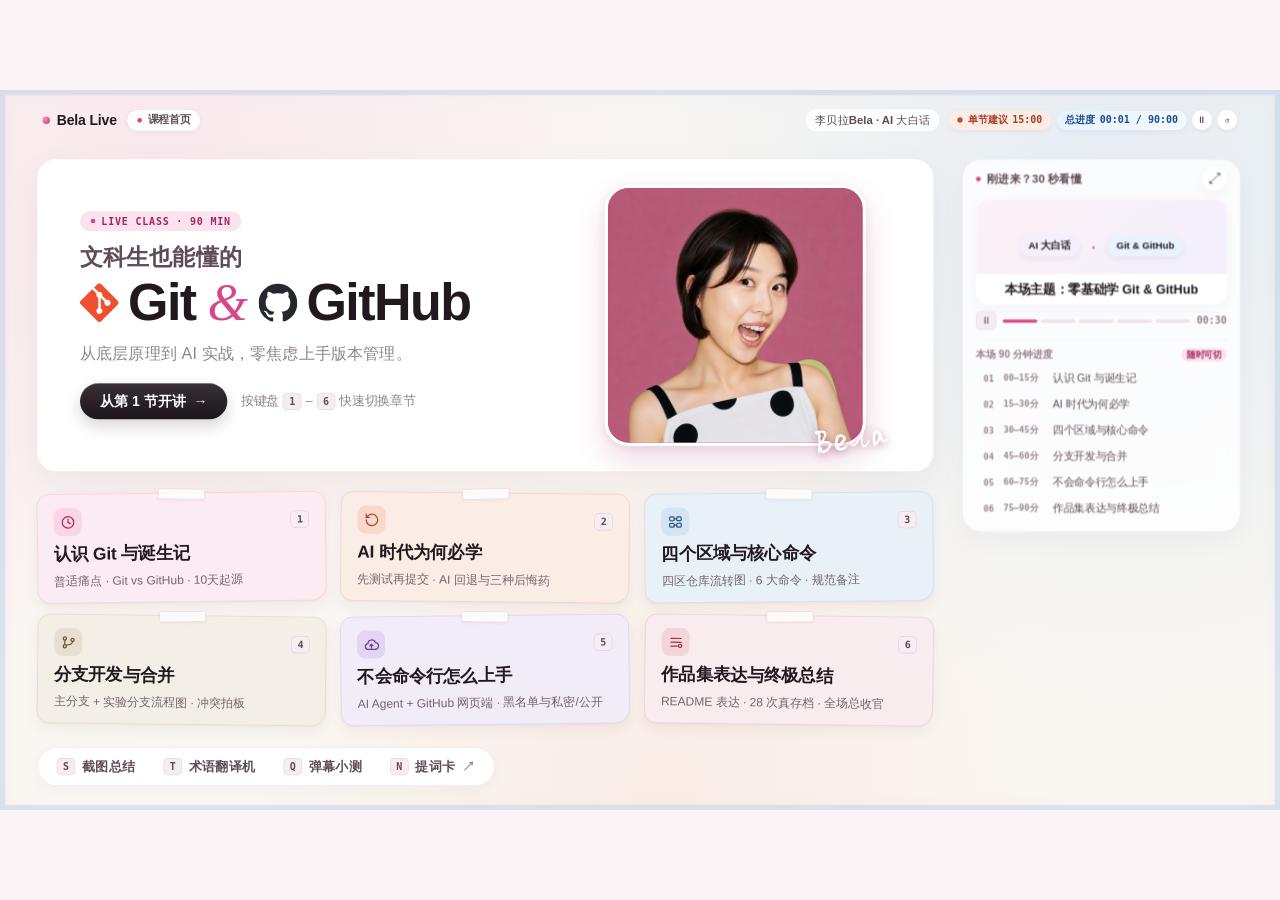
<file: index.html>
<!doctype html>
<html lang="zh-CN">
  <head>
    <meta charset="utf-8" />
    <meta name="viewport" content="width=device-width,initial-scale=1" />
    <meta name="theme-color" content="#faf6f8" />
    <title>Bela · 文科生也能懂的 Git &amp; GitHub</title>
    <link rel="icon" href="assets/y2k/heart.png" />
    <link rel="stylesheet" href="css/os.css" />
    <link rel="stylesheet" href="css/workshop.css" />
    <link rel="stylesheet" href="css/gallery.css" />
  </head>
  <body>
    <main id="stage" aria-label="Bela 直播课程主屏">
      <header class="taskbar">
        <button id="brand" class="os-brand" title="回到课程首页（0）">
          <span class="brand-dot" aria-hidden="true"></span>Bela Live
        </button>
        <span class="on-air"><i></i><span id="air-title">课程首页</span></span>
        <div class="task-right">
          <span class="creator">李贝拉Bela<span class="on-desktop"> · AI 大白话</span></span>
          <div class="live-timer" id="live-timer" aria-label="直播与本节计时">
            <span class="timer-pill is-sec" id="timer-sec-pill" title="当前章节已讲时长 / 建议时长 15 分钟">
              <i class="timer-dot" aria-hidden="true"></i>
              <b id="timer-sec-label">单节建议</b>
              <time id="timer-sec-val">15:00</time>
            </span>
            <span class="timer-pill is-tot" title="整场直播累计时长 / 预期总时长 90 分钟">
              <b>总进度</b>
              <time id="clock">00:00 / 90:00</time>
            </span>
            <button type="button" class="timer-ctrl" id="timer-toggle" title="暂停或继续计时" aria-label="暂停或继续计时">⏸</button>
            <button type="button" class="timer-ctrl" id="timer-reset" title="重置当前计时" aria-label="重置计时">↺</button>
          </div>
        </div>
      </header>
      <section id="home" aria-label="直播课程目录">
        <article class="hero card-surface">
          <div class="hero-copy">
            <div class="live-label"><b></b> LIVE CLASS · 90 MIN</div>
            <h1>
              <span class="hero-subhead">文科生也能懂的</span>
              <strong class="hero-brand-title">
                <svg class="brand-logo is-git" viewBox="0 0 24 24" aria-hidden="true"><path fill="#F05032" d="M23.546 10.93L13.067.452a1.55 1.55 0 0 0-2.188 0L8.708 2.627l2.76 2.76a1.838 1.838 0 0 1 2.327 2.341l2.658 2.66a1.838 1.838 0 0 1 1.9 3.039 1.837 1.837 0 0 1-2.6 0 1.846 1.846 0 0 1-.404-2.01l-2.48-2.48v6.532a1.838 1.838 0 1 1-1.512-.054V8.817a1.838 1.838 0 0 1-.997-2.41L7.63 3.686.454 10.862a1.55 1.55 0 0 0 0 2.189l10.48 10.477a1.55 1.55 0 0 0 2.186 0l10.426-10.426a1.55 1.55 0 0 0 0-2.172z"/></svg>
                Git <em>&amp;</em>
                <svg class="brand-logo is-gh" viewBox="0 0 24 24" aria-hidden="true"><path fill="#24292F" d="M12 .297c-6.63 0-12 5.373-12 12 0 5.303 3.438 9.8 8.205 11.385.6.113.82-.258.82-.577 0-.285-.01-1.04-.015-2.04-3.338.724-4.042-1.61-4.042-1.61C4.422 18.07 3.633 17.7 3.633 17.7c-1.087-.744.084-.729.084-.729 1.205.084 1.838 1.236 1.838 1.236 1.07 1.835 2.809 1.305 3.495.998.108-.776.417-1.305.76-1.605-2.665-.3-5.466-1.332-5.466-5.93 0-1.31.465-2.38 1.235-3.22-.135-.303-.54-1.523.105-3.176 0 0 1.005-.322 3.3 1.23.96-.267 1.98-.399 3-.405 1.02.006 2.04.138 3 .405 2.28-1.552 3.285-1.23 3.285-1.23.645 1.653.24 2.873.12 3.176.765.84 1.23 1.91 1.23 3.22 0 4.61-2.805 5.625-5.475 5.92.42.36.81 1.096.81 2.22 0 1.606-.015 2.896-.015 3.286 0 .315.21.69.825.57C20.565 22.092 24 17.592 24 12.297c0-6.627-5.373-12-12-12"/></svg>
                GitHub
              </strong>
            </h1>
            <p class="hero-lead">从底层原理到 AI 实战，零焦虑上手版本管理。</p>
            <div class="hero-actions">
              <button class="hero-enter" data-program="1" aria-label="从第一节开讲">
                从第 1 节开讲 <span aria-hidden="true">→</span>
              </button>
              <span class="hero-shortcut">按键盘 <kbd>1</kbd>–<kbd>6</kbd> 快速切换章节</span>
            </div>
          </div>
          <div class="hero-art" aria-hidden="true">
            <div class="portrait-frame">
              <img src="assets/portraits/bela-cover.jpg" alt="" />
            </div>
            <span class="autograph">Bela</span>
          </div>
        </article>
        <nav id="programs" aria-label="六节系统课程"></nav>
      </section>
      <section id="lesson" class="card-surface" aria-labelledby="lesson-title" hidden>
        <div class="lesson-heading">
          <div class="lesson-title-row">
            <span class="lesson-kicker" id="lesson-file"></span>
            <h1 id="lesson-title"></h1>
          </div>
          <button
            class="chrome-close"
            id="close-lesson"
            title="回到首页（Esc）"
            aria-label="关闭节目，回到首页"
          >
            ×
          </button>
        </div>
        <div id="lesson-body"></div>
        <nav class="stepnav" aria-label="节目步骤">
          <span id="step-pos"></span>
          <span id="lesson-intro" class="step-hint"></span>
          <span id="step-name" hidden></span>
          <div><button id="previous">← 上一步</button><button id="next">下一步 →</button></div>
        </nav>
      </section>
      <aside class="recap card-surface" id="recap">
        <div class="recap-head">
          <span class="recap-title"><span class="blink-dot"></span> 刚进来？30 秒看懂</span>
          <button
            id="loop-expand"
            class="chrome-close"
            aria-label="放大回顾播放器（L）"
            title="放大播放（L）"
          >
            ⤢
          </button>
        </div>
        <div class="recap-inside">
          <div id="mini-frame" class="loop-frame"></div>
          <div class="playback">
            <button id="loop-pause" aria-label="暂停循环"></button>
            <div id="mini-bars" class="play-bars"></div>
            <span class="runtime">00:30</span>
          </div>
          <div class="roadmap-wrap">
            <div class="roadmap-head"><span>本场 90 分钟进度</span><b>随时可切</b></div>
            <div id="live-roadmap" class="live-roadmap" aria-label="直播进度时间线"></div>
          </div>
        </div>
      </aside>
      <nav id="utilities" aria-label="直播工具">
        <button data-tool="summary" title="本节高光截图总结（S）" aria-label="本节截图总结">
          <kbd>S</kbd><span class="tool-text">截图总结</span>
        </button>
        <button data-tool="glossary" title="术语翻译机（T）" aria-label="术语翻译机">
          <kbd>T</kbd><span class="tool-text">术语翻译机</span>
        </button>
        <button data-tool="quiz" title="弹幕小测（Q）" aria-label="弹幕小测">
          <kbd>Q</kbd><span class="tool-text">弹幕小测</span>
        </button>
        <button data-tool="notes" title="主讲提词卡（N）" aria-label="主讲提词卡">
          <kbd>N</kbd><span class="tool-text">提词卡</span><span class="out-arrow" aria-hidden="true">↗</span>
        </button>
      </nav>
      <section id="overlay" role="dialog" aria-modal="true" aria-labelledby="modal-title" hidden>
        <div id="modal" class="card-surface">
          <div class="lesson-topbar">
            <span class="lesson-kicker">BELA LIVE</span>
            <button class="chrome-close" id="modal-close" aria-label="关闭浮窗">×</button>
          </div>
          <div id="modal-body"></div>
        </div>
      </section>
    </main>
    <noscript
      ><article class="fallback">
        <h1>文科生也能懂的 Git &amp; GitHub</h1>
        <p>Git 像电脑里的版本档案柜，把你主动提交的修改按顺序留在本地。GitHub 能托管这些记录，让大家一起改作品。</p>
      </article></noscript
    >
    <script src="data/commits.js"></script>
    <script src="data/facts.js"></script>
    <script src="data/glossary.js"></script>
    <script src="js/programs.js"></script>
    <script src="js/lessons-workshop.js"></script>
    <script src="js/lessons-gallery.js"></script>
    <script src="js/app.js"></script>
  </body>
</html>
</file>
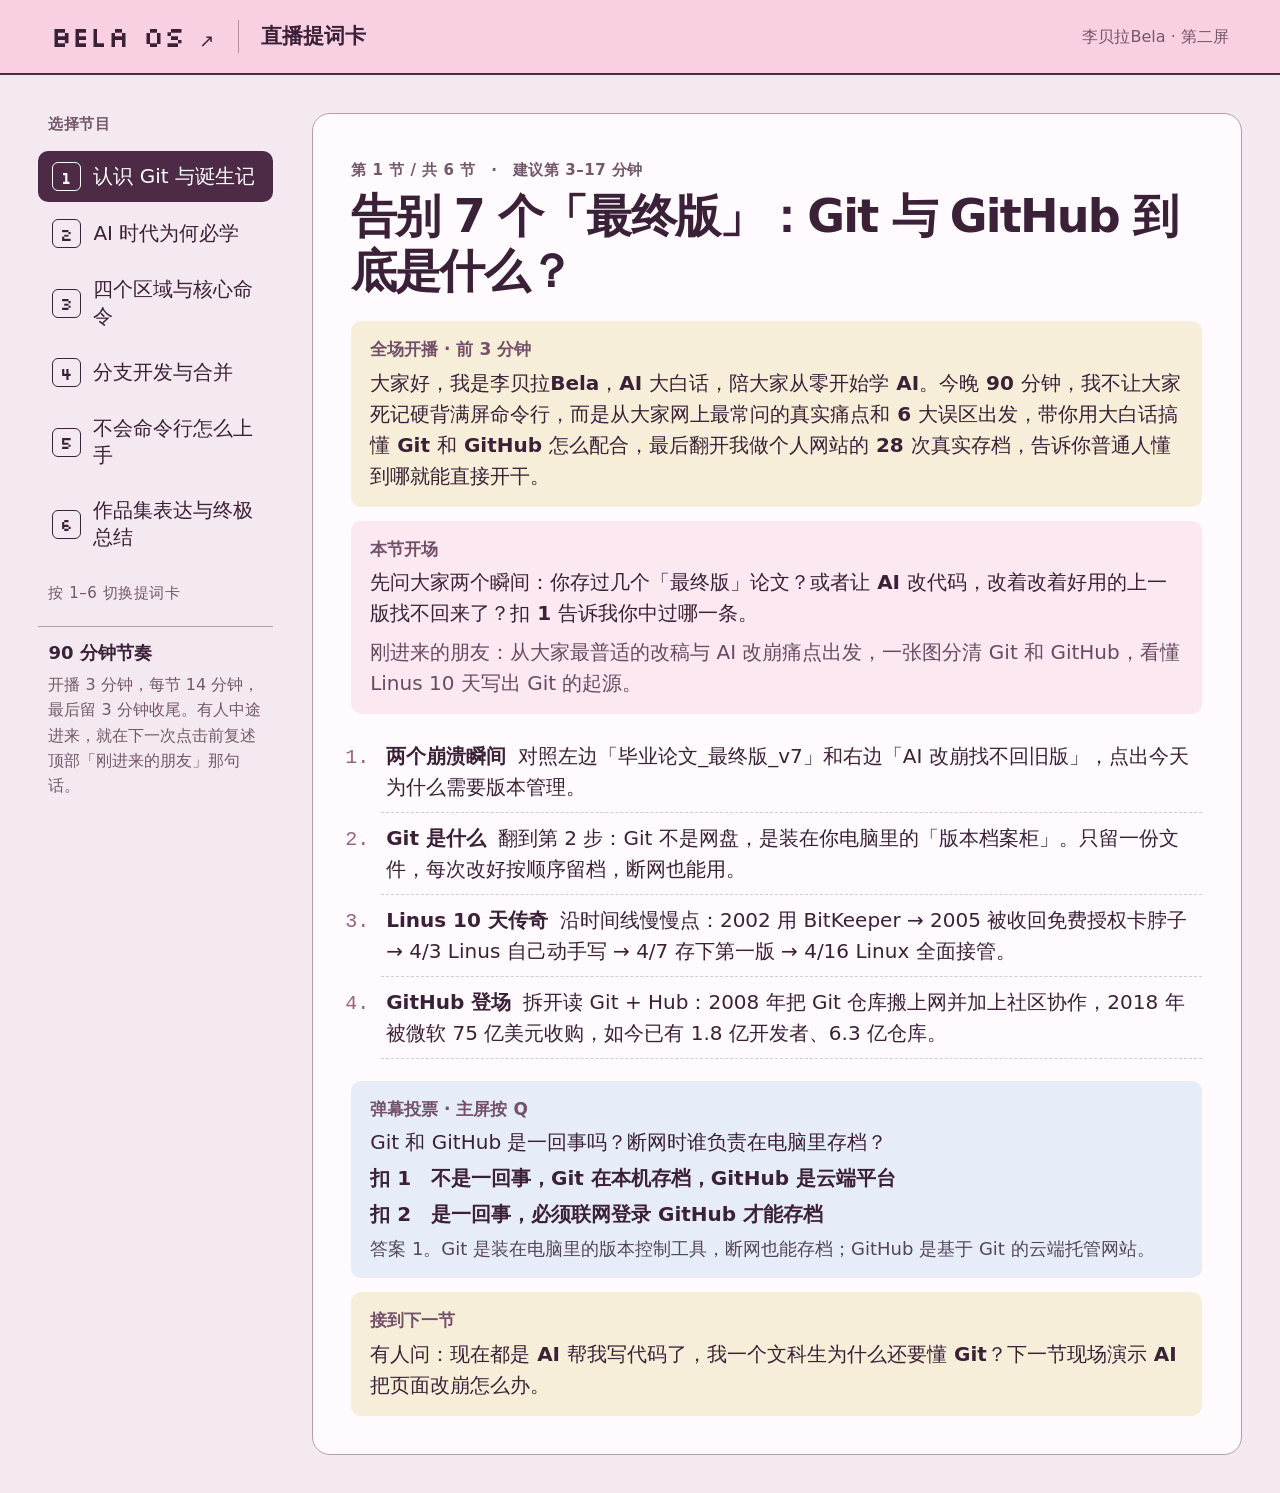
<file: notes.html>
<!doctype html>
<html lang="zh-CN">
<head>
  <meta charset="utf-8">
  <meta name="viewport" content="width=device-width, initial-scale=1">
  <title>直播提词卡 · Bela OS</title>
  <link rel="stylesheet" href="css/notes.css">
  <script defer src="js/programs.js"></script>
  <script defer src="js/notes.js"></script>
</head>
<body>
  <header class="notes-header"><a class="notes-brand" href="index.html" target="_blank" rel="noopener">Bela OS <span>↗</span></a><h1>直播提词卡</h1><span>李贝拉Bela · 第二屏</span></header>
  <main class="notes-layout"><nav id="notes-menu" aria-label="切换节目"></nav><article id="notes-card" aria-live="polite" aria-atomic="true"></article></main>
  <noscript>启用浏览器的 JavaScript 后即可切换提词卡。</noscript>
</body>
</html>
</file>
<file: css/os.css>
@font-face {
  font-family: BelaHand;
  src: url('../assets/fonts/lidali-hand.woff2') format('woff2');
  font-display: swap;
}
:root {
  --bg-canvas: #faf4f7;
  --surface: #ffffff;
  --surface-tint: #f6edf2;
  --ink: #22181f;
  --ink-soft: #5e4c58;
  --muted: #94818e;
  --accent: #d94687;
  --accent-soft: #f9e4ee;
  --accent-deep: #a8235f;
  --line: rgba(160, 125, 146, 0.14);
  --line-strong: rgba(160, 125, 146, 0.24);
  --shadow-lg: 0 24px 64px rgba(82, 36, 64, 0.06);
  --shadow-md: 0 14px 36px rgba(82, 36, 64, 0.045);
  --shadow-sm: 0 6px 20px rgba(82, 36, 64, 0.035);
  --mono: ui-monospace, 'SFMono-Regular', Menlo, monospace;
  --serif: 'Instrument Serif', 'Playfair Display', Georgia, 'Songti SC', serif;
  font-family: -apple-system, BlinkMacSystemFont, 'SF Pro Display', 'PingFang SC', 'Hiragino Sans GB', 'Microsoft YaHei', sans-serif;
  color: var(--ink);
}
* {
  box-sizing: border-box;
}
body {
  margin: 0;
  overflow: hidden;
  background: var(--bg-canvas);
  -webkit-font-smoothing: antialiased;
}
button,
input,
textarea {
  font: inherit;
  color: inherit;
}
button {
  cursor: pointer;
  line-height: 1.25;
  -webkit-appearance: none;
  appearance: none;
  transition: transform 0.22s cubic-bezier(0.22, 1, 0.36, 1),
    box-shadow 0.22s cubic-bezier(0.22, 1, 0.36, 1),
    background 0.22s ease,
    color 0.18s ease;
}
button:focus-visible,
a:focus-visible,
input:focus-visible,
textarea:focus-visible {
  outline: 3px solid var(--accent);
  outline-offset: 3px;
}
button:disabled {
  cursor: default;
}
button:active:not(:disabled) {
  transform: translateY(0.5px) scale(0.97);
}
[hidden] {
  display: none !important;
}
h1,
h2,
h3,
p {
  margin: 0;
}

/* Editorial Warm Ivory Canvas + Soft Cerulean & Blush Perimeter Frame */
#stage {
  position: absolute;
  left: 50%;
  top: 50%;
  width: 1920px;
  height: 1080px;
  transform: translate(-50%, -50%) scale(var(--zoom, 1));
  overflow: hidden;
  background-color: #faf7f3;
  background-image:
    radial-gradient(circle at 12% 10%, rgba(248, 213, 229, 0.45) 0%, rgba(248, 213, 229, 0) 40%),
    radial-gradient(circle at 88% 14%, rgba(204, 224, 242, 0.48) 0%, rgba(204, 224, 242, 0) 40%),
    radial-gradient(circle at 52% 96%, rgba(247, 218, 206, 0.36) 0%, rgba(247, 218, 206, 0) 42%);
  box-shadow:
    inset 0 0 0 8px rgba(182, 208, 232, 0.46),
    inset 0 0 28px rgba(242, 204, 218, 0.28);
}

/* Borderless Floating Editorial Top Header (Little Plains style — no boxy top bar!) */
.taskbar {
  height: 76px;
  display: flex;
  align-items: center;
  gap: 16px;
  padding: 14px 64px 0;
  background: transparent;
  border-bottom: 0;
  font-size: 18px;
  position: relative;
  z-index: 3;
}
.os-brand {
  border: 0;
  background: none;
  display: inline-flex;
  align-items: center;
  gap: 10px;
  font-size: 21px;
  font-weight: 700;
  letter-spacing: -0.01em;
  color: var(--ink);
  padding: 4px 0;
}
.brand-dot {
  width: 11px;
  height: 11px;
  border-radius: 50%;
  background: radial-gradient(circle at 35% 35%, #ff8cb8 0%, #d94687 70%);
}
.on-air {
  display: inline-flex;
  align-items: center;
  gap: 8px;
  padding: 5px 15px;
  border-radius: 99px;
  background: #ffffff;
  box-shadow: 0 2px 10px rgba(45, 22, 38, 0.05);
  font-weight: 600;
  font-size: 16px;
  color: var(--ink-soft);
}
.on-air i,
.live-label b,
.blink-dot {
  width: 7px;
  height: 7px;
  border-radius: 50%;
  background: var(--accent);
}
.task-right {
  margin-left: auto;
  display: flex;
  align-items: center;
  gap: 14px;
}
.creator {
  font-size: 17px;
  font-weight: 560;
  color: var(--ink-soft);
  background: rgba(255, 255, 255, 0.82);
  padding: 5px 14px;
  border-radius: 99px;
}
.live-timer {
  display: inline-flex;
  align-items: center;
  gap: 8px;
}
.timer-pill {
  display: inline-flex;
  align-items: center;
  gap: 7px;
  padding: 5px 13px;
  border-radius: 99px;
  font-size: 15px;
  background: #ffffff;
  box-shadow: 0 2px 10px rgba(45, 22, 38, 0.05);
}
.timer-pill b {
  font-weight: 650;
  color: var(--ink-soft);
}
.timer-pill time {
  font: 650 15px var(--mono);
  font-variant-numeric: tabular-nums;
  color: var(--ink);
}
.timer-pill.is-sec {
  background: #fbede6;
}
.timer-pill.is-sec b,
.timer-pill.is-sec time {
  color: #a83b24;
}
.timer-dot {
  width: 8px;
  height: 8px;
  border-radius: 50%;
  background: #c44a30;
}
.timer-pill.is-sec.is-warn {
  background: linear-gradient(135deg, #fdf0d2 0%, #fff8e8 100%);
}
.timer-pill.is-sec.is-warn b,
.timer-pill.is-sec.is-warn time {
  color: #96540e;
}
.timer-pill.is-sec.is-warn .timer-dot {
  background: #e08b24;
}
.timer-pill.is-sec.is-over {
  background: linear-gradient(135deg, #fde0eb 0%, #fff1f6 100%);
}
.timer-pill.is-sec.is-over b,
.timer-pill.is-sec.is-over time {
  color: #ab1d56;
}
.timer-pill.is-sec.is-over .timer-dot {
  background: #d93876;
}
.timer-pill.is-tot {
  background: linear-gradient(135deg, #e6f1ff 0%, #f4f9ff 100%);
}
.timer-pill.is-tot b,
.timer-pill.is-tot time {
  color: #1c4e8f;
}
.timer-ctrl {
  width: 30px;
  height: 30px;
  border: 0;
  border-radius: 50%;
  background: #ffffff;
  box-shadow: 0 2px 8px rgba(45, 22, 38, 0.06);
  color: var(--ink-soft);
  font-size: 14px;
  display: grid;
  place-items: center;
  padding: 0;
  transition: background 0.15s, color 0.15s, transform 0.15s;
}
.timer-ctrl:hover {
  background: var(--ink);
  color: #ffffff;
}

/* Soft Borderless Editorial Card Surface */
.card-surface {
  background: var(--surface);
  border: 0;
  border-radius: 28px;
  box-shadow: var(--shadow-lg);
  overflow: hidden;
}
.chrome-close {
  font: 500 20px/1 Arial, sans-serif;
  display: grid;
  place-items: center;
  width: 36px;
  height: 36px;
  background: rgba(255, 255, 255, 0.85);
  border: 0;
  border-radius: 99px;
  color: var(--ink-soft);
  padding: 0;
  box-shadow: var(--shadow-sm);
  transition: background 0.15s, color 0.15s, transform 0.15s;
}
.chrome-close:hover {
  background: #ffffff;
  color: var(--accent-deep);
  transform: scale(1.05);
}

/* ============================================================================
 * HOMEPAGE: Bright Apple-Grade Bento Layout (Single Focus + 6 Clean Chapters)
 * ========================================================================== */
.hero {
  position: absolute;
  left: 56px;
  top: 104px;
  width: 1344px;
  height: 468px;
  display: grid;
  grid-template-columns: 1.18fr 0.82fr;
  align-items: center;
  padding: 0 44px 0 64px;
  isolation: isolate;
}
.hero-copy {
  position: relative;
  z-index: 2;
  display: flex;
  flex-direction: column;
  align-items: flex-start;
  gap: 18px;
}
.live-label {
  display: inline-flex;
  align-items: center;
  gap: 9px;
  padding: 6px 16px;
  border-radius: 99px;
  background: var(--accent-soft);
  font: 700 15px var(--mono);
  color: var(--accent-deep);
  letter-spacing: 0.08em;
}
.hero-copy h1 {
  display: flex;
  flex-direction: column;
  gap: 6px;
}
.hero-subhead {
  font-size: 34px;
  font-weight: 600;
  color: var(--ink-soft);
  letter-spacing: 0.02em;
  line-height: 1.25;
}
.hero-copy strong {
  display: inline-flex;
  align-items: center;
  gap: 14px;
  font-size: 78px;
  font-weight: 820;
  line-height: 1.05;
  letter-spacing: -0.03em;
  color: var(--ink);
  white-space: nowrap;
}
.brand-logo {
  width: 58px;
  height: 58px;
  flex: none;
}
.hero-copy em {
  font-family: Georgia, serif;
  font-weight: 400;
  font-style: italic;
  color: var(--accent);
  margin: 0 4px;
}
.hero-lead {
  font-size: 24px;
  font-weight: 450;
  color: var(--muted);
  line-height: 1.5;
  letter-spacing: 0.01em;
}
.hero-actions {
  margin-top: 8px;
  display: flex;
  align-items: center;
  gap: 20px;
}
.hero-enter {
  display: inline-flex;
  align-items: center;
  gap: 12px;
  background: linear-gradient(180deg, #3a3037 0%, #1c151a 100%);
  color: #ffffff;
  font-size: 21px;
  font-weight: 650;
  padding: 14px 30px;
  border: 0;
  border-radius: 99px;
  box-shadow: inset 0 1px 0 rgba(255, 255, 255, 0.22), 0 10px 24px rgba(29, 22, 28, 0.18);
}
.hero-enter:hover {
  background: linear-gradient(180deg, #e64b8d 0%, #bd2263 100%);
  transform: translateY(-2px);
  box-shadow: inset 0 1px 0 rgba(255, 255, 255, 0.32), 0 14px 28px rgba(189, 34, 99, 0.28);
}
.hero-shortcut {
  font-size: 19px;
  color: var(--muted);
  display: inline-flex;
  align-items: center;
  gap: 6px;
}
.hero-art {
  position: relative;
  height: 100%;
  display: flex;
  align-items: center;
  justify-content: center;
}
.portrait-frame {
  position: relative;
  width: 392px;
  height: 392px;
  border-radius: 36px;
  overflow: hidden;
  border: 5px solid #ffffff;
  box-shadow: 0 22px 48px rgba(176, 33, 96, 0.16), 0 4px 12px rgba(45, 22, 38, 0.08);
  background: #d8608f;
}
.portrait-frame img {
  width: 100%;
  height: 100%;
  object-fit: cover;
  object-position: center 20%;
  display: block;
}
.autograph {
  position: absolute;
  right: 22px;
  bottom: 24px;
  transform: rotate(-8deg);
  font: 48px/1 BelaHand, cursive;
  color: #ffffff;
  text-shadow: 0 3px 12px rgba(124, 24, 68, 0.45);
}

/* 6 Tactile Pastel Sticky-Note Cards (Apple Freeform / FigJam Warmth) */
#programs {
  position: absolute;
  left: 56px;
  top: 604px;
  width: 1344px;
  display: grid;
  grid-template-columns: repeat(3, 1fr);
  gap: 20px 22px;
}
.program-launch {
  position: relative;
  display: flex;
  flex-direction: column;
  align-items: flex-start;
  justify-content: space-between;
  gap: 8px;
  text-align: left;
  background: var(--note-bg, #fff7fa);
  border: 1px solid var(--note-border, #f0dce5);
  border-radius: 18px 18px 22px 18px;
  box-shadow: 0 8px 20px rgba(68, 36, 58, 0.06), 0 1px 3px rgba(68, 36, 58, 0.04);
  height: 164px;
  padding: 20px 24px 20px;
  transform: rotate(var(--note-tilt, 0deg));
  transition: transform 0.2s ease, box-shadow 0.2s ease, border-color 0.2s ease;
}
.program-launch::before {
  content: '';
  position: absolute;
  top: -7px;
  left: 50%;
  width: 68px;
  height: 14px;
  transform: translateX(-50%) rotate(var(--tape-tilt, -1.5deg));
  border-radius: 3px;
  background: rgba(255, 255, 255, 0.78);
  border: 1px solid rgba(206, 186, 198, 0.42);
  box-shadow: 0 2px 5px rgba(68, 36, 58, 0.05);
}
.program-launch[data-program="1"] {
  --note-bg: #fcebf2;
  --note-border: #f0d2df;
  --note-icon-bg: #f8d6e5;
  --note-icon-fg: #b4265f;
  --note-tilt: -0.7deg;
  --tape-tilt: 1.5deg;
}
.program-launch[data-program="2"] {
  --note-bg: #fbede6;
  --note-border: #eed3c6;
  --note-icon-bg: #f7d9cb;
  --note-icon-fg: #b54028;
  --note-tilt: 0.55deg;
  --tape-tilt: -1.8deg;
}
.program-launch[data-program="3"] {
  --note-bg: #e9f1f8;
  --note-border: #cddfeb;
  --note-icon-bg: #d4e4f2;
  --note-icon-fg: #265985;
  --note-tilt: -0.5deg;
  --tape-tilt: 1.2deg;
}
.program-launch[data-program="4"] {
  --note-bg: #f4efe6;
  --note-border: #e3d9c8;
  --note-icon-bg: #e8dfd0;
  --note-icon-fg: #6b523b;
  --note-tilt: 0.65deg;
  --tape-tilt: -1.4deg;
}
.program-launch[data-program="5"] {
  --note-bg: #f2ebf8;
  --note-border: #dfd1ec;
  --note-icon-bg: #e4d6f2;
  --note-icon-fg: #663f8c;
  --note-tilt: -0.6deg;
  --tape-tilt: 1.6deg;
}
.program-launch[data-program="6"] {
  --note-bg: #f9ecee;
  --note-border: #ebd0d5;
  --note-icon-bg: #f2d5da;
  --note-icon-fg: #9e3547;
  --note-tilt: 0.7deg;
  --tape-tilt: -1.2deg;
}
.program-launch:hover,
.program-launch:focus-visible {
  transform: rotate(0deg) translateY(-5px);
  border-color: var(--note-icon-fg, var(--accent));
  box-shadow: 0 18px 34px rgba(68, 36, 58, 0.11), 0 4px 10px rgba(68, 36, 58, 0.05);
  z-index: 2;
}
.prog-top {
  width: 100%;
  display: flex;
  align-items: center;
  justify-content: space-between;
}
.prog-svg {
  width: 42px;
  height: 42px;
  border-radius: 12px;
  background: var(--note-icon-bg, var(--accent-soft));
  color: var(--note-icon-fg, var(--accent-deep));
  display: grid;
  place-items: center;
}
.prog-svg svg {
  width: 23px;
  height: 23px;
}
.prog-name {
  font-size: 26px;
  font-weight: 740;
  letter-spacing: -0.01em;
  color: var(--ink);
  line-height: 1.22;
}
.prog-sub {
  display: block;
  font-size: 18px;
  font-weight: 500;
  color: var(--ink-soft);
  opacity: 0.85;
  line-height: 1.3;
}

/* Top-Right Open Editorial Recap Card (Borderless & Light) */
.recap {
  position: absolute;
  left: 1444px;
  top: 104px;
  width: 416px;
  border-radius: 28px;
  background: rgba(255, 255, 255, 0.78);
  backdrop-filter: blur(16px);
  -webkit-backdrop-filter: blur(16px);
  box-shadow: var(--shadow-md);
}
.recap-head {
  height: 48px;
  padding: 10px 20px 0;
  border-bottom: 0;
  display: flex;
  align-items: center;
  justify-content: space-between;
  background: transparent;
}
.recap-title {
  display: inline-flex;
  align-items: center;
  gap: 9px;
  font-size: 17px;
  font-weight: 650;
  color: var(--ink-soft);
}
.recap-inside {
  padding: 12px 20px 18px;
}
.loop-frame {
  border: 0;
  border-radius: 20px;
  overflow: hidden;
  background: #ffffff;
  box-shadow: var(--shadow-sm);
}
.loop-visual {
  position: relative;
  display: grid;
  place-items: center;
  height: 112px;
  background: linear-gradient(135deg, #fdf2f7 0%, #f3f0fc 100%);
  overflow: hidden;
}
.loop-visual .sheet {
  position: absolute;
  width: 122px;
  height: 60px;
  border: 1.5px solid #d9c8d4;
  border-radius: 10px;
  background: #ffffff;
  box-shadow: 0 6px 14px rgba(45, 22, 38, 0.07);
  display: grid;
  place-items: center;
  font: 700 18px var(--mono);
  color: var(--ink-soft);
}
.sheet.a {
  transform: translate(-40px, -16px) rotate(-7deg);
  background: #f8f5fa;
}
.sheet.b {
  transform: translate(2px, -2px) rotate(2deg);
  background: #fcf7fa;
}
.sheet.c {
  transform: translate(32px, 18px) rotate(-4deg);
  color: var(--accent-deep);
  border-color: rgba(223, 59, 129, 0.35);
  animation: sheet-in 0.4s ease-out;
}
.loop-caption {
  padding: 10px 10px;
  min-height: 46px;
  display: flex;
  align-items: center;
  justify-content: center;
  text-align: center;
  font-weight: 650;
  font-size: 19px;
  color: var(--ink);
}
.playback {
  display: flex;
  align-items: center;
  gap: 10px;
  margin-top: 10px;
}
.playback button {
  width: 30px;
  height: 28px;
  background: var(--surface-tint);
  border: 1px solid var(--line-strong);
  border-radius: 7px;
  font: bold 13px Arial;
  color: var(--ink-soft);
}
.play-bars {
  display: flex;
  gap: 5px;
  flex: 1;
}
.play-bars i {
  height: 5px;
  border-radius: 99px;
  background: #ece3e8;
  flex: 1;
}
.play-bars i.mark {
  background: var(--accent);
}
.runtime {
  font: 600 15px var(--mono);
  color: var(--muted);
}

/* Live 90-Minute Roadmap inside Recap (stays strictly above y=760px camera safe line) */
.roadmap-wrap {
  margin-top: 14px;
  padding-top: 12px;
  border-top: 1px solid var(--line);
}
.roadmap-head {
  display: flex;
  align-items: center;
  justify-content: space-between;
  font-size: 15px;
  font-weight: 700;
  color: var(--muted);
  margin-bottom: 8px;
}
.roadmap-head b {
  font-weight: 600;
  color: var(--accent-deep);
  background: var(--accent-soft);
  padding: 1px 8px;
  border-radius: 99px;
  font-size: 13px;
}
.live-roadmap {
  display: grid;
  gap: 5px;
}
.rm-item {
  display: grid;
  grid-template-columns: 22px 66px 1fr auto;
  align-items: center;
  gap: 8px;
  width: 100%;
  padding: 6px 10px;
  border: 1px solid transparent;
  border-radius: 10px;
  background: transparent;
  text-align: left;
  font-size: 16px;
  color: var(--ink-soft);
  transition: background 0.15s, border-color 0.15s;
}
.rm-item:hover {
  background: var(--surface-tint);
  border-color: var(--line);
}
.rm-item.is-done {
  color: var(--muted);
}
.rm-item.is-current {
  background: var(--accent-soft);
  border-color: rgba(223, 59, 129, 0.34);
  color: var(--ink);
  font-weight: 700;
}
.rm-num {
  font: 700 13px var(--mono);
  color: var(--muted);
}
.rm-item.is-current .rm-num {
  color: var(--accent-deep);
}
.rm-time {
  font: 600 13px var(--mono);
  color: var(--muted);
}
.rm-name {
  white-space: nowrap;
  overflow: hidden;
  text-overflow: ellipsis;
}
.rm-tag {
  font-size: 12px;
  font-weight: 700;
  padding: 1px 7px;
  border-radius: 99px;
  background: var(--accent);
  color: #fff;
}

/* Screenshot Takeaway Summary Modal */
.sum-tabs {
  display: flex;
  align-items: center;
  justify-content: space-between;
  gap: 12px;
  margin-bottom: 18px;
}
.sum-switch {
  display: inline-flex;
  gap: 8px;
  background: var(--surface-tint);
  padding: 5px;
  border-radius: 99px;
  border: 1px solid var(--line);
}
.sum-switch button {
  border: 0;
  background: transparent;
  padding: 7px 18px;
  border-radius: 99px;
  font-size: 20px;
  font-weight: 650;
  color: var(--ink-soft);
}
.sum-switch button[aria-pressed='true'] {
  background: var(--ink);
  color: #fff;
}
.sum-badge {
  font-size: 18px;
  font-weight: 700;
  padding: 6px 14px;
  border-radius: 99px;
  background: #fff4d6;
  color: #8c5c0c;
  border: 1px solid #f0d797;
}
.sum-mantra {
  padding: 20px 24px;
  border-radius: 18px;
  background: linear-gradient(115deg, #fff1f7 0%, #f5f0ff 100%);
  border: 1.5px solid rgba(223, 59, 129, 0.24);
  font-size: 30px;
  font-weight: 800;
  color: var(--ink);
  margin-bottom: 18px;
  line-height: 1.38;
}
.sum-points {
  list-style: none;
  padding: 0;
  margin: 0;
  display: grid;
  gap: 12px;
}
.sum-points li {
  display: grid;
  grid-template-columns: 36px 1fr;
  gap: 12px;
  align-items: start;
  padding: 14px 18px;
  border-radius: 14px;
  background: var(--surface-tint);
  border: 1px solid var(--line);
  font-size: 23px;
  line-height: 1.48;
}
.sum-points li b {
  display: grid;
  place-items: center;
  width: 32px;
  height: 32px;
  border-radius: 99px;
  background: var(--accent-soft);
  color: var(--accent-deep);
  font: 700 17px var(--mono);
}
.sum-all-grid {
  display: grid;
  grid-template-columns: 1fr 1fr;
  gap: 12px;
}
.sum-all-card {
  padding: 14px 18px;
  border-radius: 16px;
  background: var(--surface-tint);
  border: 1px solid var(--line);
  display: grid;
  gap: 6px;
}
.sum-all-card strong {
  font-size: 22px;
  color: var(--accent-deep);
}
.sum-all-card p {
  font-size: 21px;
  font-weight: 650;
  color: var(--ink);
  line-height: 1.4;
}

/* Crisp Keycap & Bottom Utility Bar */
kbd {
  font: 700 15px var(--mono);
  border: 1px solid var(--line-strong);
  border-radius: 7px;
  display: inline-grid;
  place-items: center;
  min-width: 28px;
  height: 26px;
  background: var(--surface-tint);
  color: var(--ink-soft);
  vertical-align: middle;
}
#utilities {
  position: absolute;
  left: 56px;
  bottom: 36px;
  display: flex;
  gap: 6px;
  align-items: center;
  padding: 7px 10px;
  background: var(--surface);
  border: 1px solid var(--line);
  box-shadow: var(--shadow-sm);
  border-radius: 99px;
  z-index: 3;
}
#utilities button {
  display: flex;
  align-items: center;
  gap: 10px;
  padding: 8px 18px;
  border: 0;
  border-radius: 99px;
  background: transparent;
  font-weight: 600;
  font-size: 20px;
  color: var(--ink-soft);
  transition: background 0.16s ease, color 0.16s ease;
}
#utilities button:hover {
  background: var(--accent-soft);
  color: var(--accent-deep);
}
.out-arrow {
  color: var(--muted);
  font-family: Arial;
}

/* ============================================================================
 * LESSON VIEW: Little Plains Open Editorial Stage (NO outer window box!)
 * ========================================================================== */
#lesson {
  position: absolute;
  left: 64px;
  top: 86px;
  width: 1336px;
  height: 874px;
  display: grid;
  grid-template-rows: auto minmax(0, 1fr) 54px;
  gap: 14px;
  background: transparent;
  border: 0;
  box-shadow: none;
  border-radius: 0;
  overflow: visible;
}
.broadcast .recap {
  top: 104px;
}
#modal > .lesson-topbar {
  display: flex;
  height: 54px;
  padding: 12px 28px 0;
  border-bottom: 0;
  background: transparent;
  align-items: center;
  justify-content: space-between;
}
.lesson-kicker {
  font: 700 15px var(--mono);
  color: var(--accent-deep);
  background: #fde2ee;
  padding: 4px 12px;
  border-radius: 99px;
  letter-spacing: 0.04em;
  white-space: nowrap;
}
.lesson-heading {
  position: relative;
  padding: 4px 6px 2px;
  border-bottom: 0;
  display: flex;
  align-items: center;
  justify-content: space-between;
  gap: 16px;
}
.lesson-title-row {
  display: flex;
  align-items: center;
  gap: 14px;
  min-width: 0;
}
.lesson-heading h1 {
  font-size: 36px;
  font-weight: 700;
  line-height: 1.2;
  letter-spacing: -0.01em;
  color: #1f1a1d;
  white-space: nowrap;
  overflow: hidden;
  text-overflow: ellipsis;
}
.stepnav {
  border-top: 0;
  background: transparent;
  display: flex;
  align-items: center;
  gap: 14px;
  padding: 0 6px;
  font-size: 18px;
}
.step-hint {
  color: #7d7279;
  font-size: 17px;
  font-weight: 480;
  white-space: nowrap;
  overflow: hidden;
  text-overflow: ellipsis;
}
.stepnav div {
  margin-left: auto;
  display: flex;
  gap: 10px;
  flex: none;
}
.stepnav button,
.tool-button,
.quiz-option {
  background: linear-gradient(180deg, #ffffff 0%, #f6f1f4 100%);
  border: 0;
  border-radius: 99px;
  padding: 10px 24px;
  font-weight: 640;
  font-size: 18.5px;
  box-shadow: inset 0 1px 0 rgba(255, 255, 255, 0.9), 0 4px 12px rgba(68, 36, 58, 0.06);
}
.stepnav button:hover:not(:disabled),
.quiz-option:hover:not(:disabled) {
  background: linear-gradient(180deg, #fff6fa 0%, #fde6f0 100%);
  color: var(--accent-deep);
  transform: translateY(-1.5px);
  box-shadow: inset 0 1px 0 rgba(255, 255, 255, 0.9), 0 8px 18px rgba(189, 34, 99, 0.12);
}
.stepnav button:last-child,
.tool-button {
  background: linear-gradient(180deg, #3a3037 0%, #1c151a 100%);
  color: #fff;
  box-shadow: inset 0 1px 0 rgba(255, 255, 255, 0.22), 0 8px 20px rgba(29, 22, 28, 0.16);
}
.stepnav button:last-child:hover,
.tool-button:hover {
  background: linear-gradient(180deg, #e64b8d 0%, #bd2263 100%);
  color: #fff;
  transform: translateY(-1.5px);
  box-shadow: inset 0 1px 0 rgba(255, 255, 255, 0.32), 0 12px 24px rgba(189, 34, 99, 0.26);
}
.stepnav button:disabled {
  opacity: 0.35;
}
#step-pos {
  font: 700 15px var(--mono);
  color: var(--accent-deep);
  background: #ffffff;
  padding: 5px 13px;
  border-radius: 99px;
  box-shadow: var(--shadow-sm);
  flex: none;
}
#step-name {
  display: none;
}
#lesson-body {
  min-height: 0;
  margin: 0;
  position: relative;
  display: flex;
}

/* ============================================================================
 * OVERLAY MODALS (Glossary, Quiz, Large Loop & Progressive Disclosure Explain)
 * ========================================================================== */
#overlay {
  position: absolute;
  inset: 0;
  background: rgba(29, 22, 28, 0.28);
  backdrop-filter: blur(8px);
  -webkit-backdrop-filter: blur(8px);
  z-index: 6;
  display: flex;
  align-items: flex-start;
  padding: 96px 0 0 110px;
}
#modal {
  width: 1225px;
  max-height: 850px;
  display: flex;
  flex-direction: column;
}
#modal > .lesson-topbar {
  flex: none;
}
#modal-body {
  padding: 32px 44px 38px;
  min-height: 340px;
  overflow: auto;
}
#modal h2 {
  font-size: 42px;
  line-height: 1.24;
  margin: 0 0 20px;
  letter-spacing: -0.015em;
}
.tool-label {
  display: inline-block;
  font: 700 16px var(--mono);
  color: var(--accent-deep);
  background: var(--accent-soft);
  padding: 4px 12px;
  border-radius: 99px;
  margin: 0 0 14px;
}
.explain-summary {
  font-size: 27px;
  font-weight: 650;
  line-height: 1.5;
  color: var(--ink);
  margin-bottom: 18px;
}
.explain-body {
  font-size: 24px;
  line-height: 1.65;
  color: var(--ink-soft);
  display: grid;
  gap: 14px;
}
.explain-body pre,
.explain-body code {
  font-family: var(--mono);
  background: var(--surface-tint);
  border-radius: 8px;
  padding: 2px 8px;
  font-size: 21px;
}
.explain-body pre {
  padding: 14px 18px;
  margin: 0;
  overflow-x: auto;
  border: 1px solid var(--line);
}
.explain-ai {
  margin-top: 22px;
  padding: 16px 20px;
  border-radius: 14px;
  background: #fff9eb;
  border: 1px solid #eedaa8;
  font-size: 23px;
  line-height: 1.5;
}
.explain-ai b {
  color: var(--accent-deep);
}

.searchbox input {
  width: 100%;
  font-size: 24px;
  border: 1.5px solid var(--line-strong);
  border-radius: 14px;
  background: white;
  padding: 14px 18px;
}
.word-list {
  display: grid;
  grid-template-columns: 1fr 1fr;
  gap: 16px;
  margin: 20px 0 0;
  max-height: 445px;
  overflow: auto;
  padding: 4px 6px;
}
.word {
  padding: 18px 20px;
  border: 1px solid var(--line);
  border-radius: 16px;
  background: var(--surface-tint);
  display: flex;
  flex-direction: column;
  gap: 10px;
}
.word-head {
  display: flex;
  align-items: center;
  justify-content: space-between;
  gap: 10px;
}
.word h3 {
  font-size: 26px;
  color: var(--ink);
}
.word-tag {
  font-size: 16px;
  font-weight: 700;
  padding: 3px 11px;
  border-radius: 99px;
  background: var(--accent-soft);
  color: var(--accent-deep);
  white-space: nowrap;
}
.word p,
.empty-word {
  font-size: 23px;
  line-height: 1.5;
  color: var(--ink-soft);
}
.word-tip {
  margin-top: auto;
  padding-top: 10px;
  border-top: 1px dashed var(--line-strong);
  color: var(--muted);
  font-size: 21px;
}
.word-pager {
  display: flex;
  align-items: center;
  justify-content: flex-end;
  gap: 16px;
  margin-top: 18px;
  font: 600 18px var(--mono);
}
.word-pager button {
  border: 1px solid var(--line-strong);
  background: #fff;
  padding: 7px 16px;
  border-radius: 99px;
  font: 600 20px sans-serif;
}
.word-pager button:disabled {
  opacity: 0.4;
}

.quiz-question {
  font-size: 32px;
  line-height: 1.48;
  font-weight: 700;
}
.quiz-options {
  display: grid;
  grid-template-columns: 1fr 1fr;
  gap: 18px;
  margin: 26px 0;
}
.quiz-option {
  border-radius: 16px;
  font-size: 25px;
  text-align: left;
  padding: 20px 22px;
}
.quiz-option strong {
  font-family: var(--mono);
  color: var(--accent);
  margin-right: 12px;
}
.quiz-option.chosen {
  background: var(--accent-soft);
  border-color: var(--accent);
}
.quiz-feedback {
  font-size: 25px;
  line-height: 1.55;
  min-height: 84px;
}
.quiz-feedback b {
  color: var(--accent-deep);
}
.tool-button {
  font-size: 22px;
  margin-top: 18px;
}

/* Loop Artboard & Fullscreen Takeover */
.loop-artboard {
  position: relative;
  width: 340px;
  height: 140px;
  display: flex;
  align-items: center;
  justify-content: center;
  gap: 16px;
}
.version-line {
  display: flex;
  align-items: center;
  position: relative;
  gap: 28px;
}
.version-line:before {
  content: '';
  position: absolute;
  left: 15px;
  right: 15px;
  height: 3px;
  background: #d3c2ce;
}
.version-line b,
.save-chip,
.rewind-chip,
.laptop,
.tiny-cloud,
.change-slip,
.accept-change {
  position: relative;
  border: 1.5px solid #d9c8d4;
  background: #ffffff;
  border-radius: 10px;
  padding: 7px 10px;
  box-shadow: 0 4px 10px rgba(45, 22, 38, 0.06);
  font: 700 18px var(--mono);
}
.version-line b {
  border-radius: 50%;
  padding: 8px 6px;
}
.scene-save .version-line b:last-child,
.scene-back .version-line b:nth-child(2) {
  background: var(--accent-soft);
  border-color: var(--accent);
  color: var(--accent-deep);
}
.scene-back .version-line b:last-child {
  background: #f4f1f5;
  color: var(--muted);
}
.save-chip,
.rewind-chip {
  position: absolute;
  left: 198px;
  top: 12px;
  padding: 3px 10px;
  font: 700 16px/1.3 sans-serif;
  background: #e2f5eb;
  border-color: #93d2b1;
  color: #1c6242;
  transform: rotate(3deg);
  animation: stamp 0.55s ease-out both;
}
.rewind-chip {
  left: 88px;
  top: 14px;
  transform: rotate(-4deg);
  background: #fff4c9;
  border-color: #e6c66a;
  color: #7c560d;
}
.laptop,
.tiny-cloud,
.change-slip,
.accept-change {
  font: 650 14.5px/1.2 -apple-system, 'PingFang SC', sans-serif;
  white-space: nowrap;
  border: 0;
  border-radius: 99px;
  padding: 7px 14px;
}
.laptop {
  background: #f4effa;
}
.tiny-cloud {
  background: #eaf2fe;
  border-radius: 99px;
}
.accept-change {
  background: #e2f5eb;
  color: #1c6242;
}
.change-slip {
  background: #fff9eb;
  transform: rotate(-3deg);
}
.push-arrow {
  font: 30px Arial;
  color: var(--accent);
  animation: transmit 1.6s ease-in-out infinite;
}

#overlay.takeover {
  inset: 0;
  padding: 0;
  background: var(--bg-canvas);
}
.takeover #modal {
  border: 0;
  box-shadow: none;
  border-radius: 0;
  width: 100%;
  height: 100%;
  max-height: none;
  background: transparent;
}
.takeover #modal > .lesson-topbar {
  height: 64px;
  padding: 0 56px;
}
.takeover #modal-body {
  margin: 44px 0 0 88px;
  padding: 0;
  width: 1320px;
  overflow: visible;
}
.takeover #modal h2 {
  font-size: 58px;
  margin: 0 0 24px;
}
.takeover .loop-frame {
  border: 1px solid var(--line);
  border-radius: 24px;
  box-shadow: var(--shadow-lg);
}
.takeover .loop-visual {
  height: 430px;
}
.takeover .loop-artboard {
  transform: scale(2.55);
}
.takeover .loop-caption {
  font-size: 44px;
  padding: 20px 14px;
}
.takeover .playback {
  margin-top: 24px;
  max-width: 660px;
}

.fallback {
  position: fixed;
  inset: 0;
  padding: 6vw;
  background: var(--bg-canvas);
  color: var(--ink);
  z-index: 9;
  font-size: 28px;
}
@keyframes sheet-in {
  from {
    opacity: 0;
    transform: translate(42px, 36px) rotate(3deg);
  }
}
@keyframes stamp {
  from {
    opacity: 0;
    transform: translateY(-6px) scale(1.13);
  }
}
@keyframes transmit {
  50% {
    transform: translateX(6px);
  }
}
@media (prefers-reduced-motion: reduce) {
  *,
  *::before,
  *::after {
    animation: none !important;
    transition: none !important;
    scroll-behavior: auto !important;
  }
}
</file>
<file: css/workshop.css>
/* Little Plains Color-Filled Editorial + Lieflat Charts Visual System (Modules 1–4) */
.ws-screen {
  --ws-ink: #251e23;
  --ws-soft: #4e424a;
  --ws-muted: #82737c;
  --ws-edge: rgba(154, 130, 144, 0.16);
  --ws-edge-strong: rgba(154, 130, 144, 0.28);
  --ws-accent: #d43879;
  --ws-accent-deep: #a31d56;
  --lp-rose: #fceaf1;
  --lp-butter: #fbede5;
  --lp-sky: #e7f0f8;
  --lp-sage: #f3eee5;
  --lp-lavender: #f0e9f7;
  box-sizing: border-box;
  position: relative;
  isolation: isolate;
  width: 100%;
  height: 100%;
  min-height: 0;
  overflow: visible;
  color: var(--ws-ink);
  font: 480 21px/1.48 -apple-system, BlinkMacSystemFont, 'SF Pro Display', 'PingFang SC', 'Hiragino Sans GB', 'Microsoft YaHei', sans-serif;
  background: transparent;
}
.ws-screen *,
.ws-screen *::before,
.ws-screen *::after {
  box-sizing: border-box;
}
.ws-screen h2,
.ws-screen h3,
.ws-screen h4,
.ws-screen p,
.ws-screen blockquote,
.ws-screen ul {
  margin: 0;
}
.ws-screen h3 {
  font-size: 28px;
  font-weight: 680;
  line-height: 1.28;
  letter-spacing: 0.005em;
  color: var(--ws-ink);
}
.ws-screen button,
.ws-screen textarea,
.ws-screen input {
  font-family: inherit;
}
.ws-screen button {
  cursor: pointer;
}
.ws-screen button:focus-visible,
.ws-screen textarea:focus-visible,
.ws-screen input:focus-visible {
  outline: 3px solid var(--ws-accent);
  outline-offset: 3px;
}

/* Apple-Style Soft Gradient Pill Buttons */
.ws-screen .ws-button {
  display: inline-flex;
  align-items: center;
  justify-content: center;
  gap: 8px;
  max-width: 100%;
  padding: 11px 24px;
  border: 0;
  border-radius: 99px;
  color: #ffffff;
  background: linear-gradient(180deg, #3a3037 0%, #1c151a 100%);
  font-size: 18.5px;
  font-weight: 640;
  line-height: 1.25;
  box-shadow: inset 0 1px 0 rgba(255, 255, 255, 0.22), 0 8px 20px rgba(29, 22, 28, 0.16);
  white-space: nowrap;
}
.ws-screen .ws-button:hover:not(:disabled) {
  background: linear-gradient(180deg, #e64b8d 0%, #bd2263 100%);
  transform: translateY(-1.5px);
  box-shadow: inset 0 1px 0 rgba(255, 255, 255, 0.32), 0 12px 24px rgba(189, 34, 99, 0.26);
}
.ws-screen .ws-button.ws-secondary {
  background: linear-gradient(180deg, #ffffff 0%, #f6f1f4 100%);
  color: var(--ws-ink);
  box-shadow: inset 0 1px 0 rgba(255, 255, 255, 0.9), 0 4px 12px rgba(68, 36, 58, 0.06);
}
.ws-screen .ws-button.ws-secondary:hover:not(:disabled) {
  background: linear-gradient(180deg, #fff5f9 0%, #fde6f0 100%);
  color: var(--ws-accent-deep);
  box-shadow: inset 0 1px 0 rgba(255, 255, 255, 0.9), 0 8px 18px rgba(189, 34, 99, 0.12);
}
.ws-screen .ws-button:disabled {
  color: #9e9099;
  background: #ede6ea;
  box-shadow: none;
  cursor: default;
}

.ws-badge {
  display: inline-flex;
  align-items: center;
  align-self: flex-start;
  gap: 6px;
  padding: 5px 14px;
  border-radius: 99px;
  background: rgba(255, 255, 255, 0.88);
  color: var(--ws-accent-deep);
  font-size: 16px;
  font-weight: 660;
  box-shadow: 0 2px 8px rgba(45, 22, 38, 0.04);
}
.ws-badge.is-amber {
  color: #8f4f0a;
}
.ws-badge.is-berry {
  color: #a31d56;
}
.ws-badge.is-sky {
  background: #d9ecff;
  color: #164687;
}
.ws-mono-pill {
  font: 650 16px ui-monospace, 'SFMono-Regular', Menlo, monospace;
  padding: 5px 14px;
  border-radius: 99px;
  background: #f2edf0;
  color: var(--ws-soft);
}
.ws-mono-pill.is-sky {
  background: #dceeff;
  color: #164687;
}
.ws-explain-btn {
  display: inline-flex;
  align-items: center;
  gap: 8px;
  padding: 8px 18px;
  border-radius: 99px;
  border: 0;
  background: #ffffff;
  color: var(--ws-accent-deep);
  font-size: 17px;
  font-weight: 640;
  box-shadow: 0 3px 12px rgba(45, 22, 38, 0.06);
  transition: background 0.16s, transform 0.16s;
}
.ws-explain-btn:hover {
  background: #fde2ee;
  transform: translateY(-1px);
}

/* ============================================================================
 * MODULE SUMMARY CARD (2-Row Spacious Layout: Flowchart Top + 3 Cards Bottom)
 * ========================================================================== */
.ws-mod-summary {
  display: grid;
  grid-template-rows: 1.05fr 0.95fr;
  gap: 20px;
  padding: 6px 4px;
}
.ws-sum-diagram {
  display: flex;
  flex-direction: column;
  justify-content: center;
  gap: 20px;
  padding: 24px 30px;
  border-radius: 26px;
  background: #ffffff;
  box-shadow: 0 12px 32px rgba(82, 36, 64, 0.045);
}
.ws-sum-bar {
  display: flex;
  align-items: center;
  gap: 14px;
  flex-wrap: wrap;
}
.ws-sum-pill {
  display: inline-block;
  padding: 5px 14px;
  border-radius: 99px;
  background: #fde2ee;
  color: #a31d56;
  font-size: 15px;
  font-weight: 700;
  white-space: nowrap;
}
.ws-sum-bar strong {
  font-size: 22px;
  font-weight: 680;
  color: var(--ws-ink);
}
.ws-sum-diagram svg {
  width: 100%;
  height: auto;
  display: block;
}
.ws-sum-grid {
  display: grid;
  grid-template-columns: repeat(3, 1fr);
  gap: 18px;
}
.ws-sum-card {
  display: grid;
  grid-template-columns: 38px 1fr;
  gap: 14px;
  align-items: center;
  padding: 24px 26px;
  border-radius: 24px;
  background: #ffffff;
  box-shadow: 0 10px 26px rgba(82, 36, 64, 0.04);
}
.ws-sum-card.is-rose {
  background: var(--lp-rose);
}
.ws-sum-card.is-butter {
  background: var(--lp-butter);
}
.ws-sum-card.is-sage {
  background: var(--lp-sage);
}
.ws-sum-num {
  width: 34px;
  height: 34px;
  border-radius: 50%;
  background: rgba(255, 255, 255, 0.92);
  color: var(--ws-ink);
  font: 700 15px ui-monospace, monospace;
  display: grid;
  place-items: center;
  box-shadow: 0 2px 6px rgba(45, 22, 38, 0.06);
}
.ws-sum-card strong {
  display: block;
  font-size: 20.5px;
  font-weight: 680;
  margin-bottom: 6px;
  color: var(--ws-ink);
}
.ws-sum-card p {
  font-size: 18px;
  line-height: 1.48;
  color: var(--ws-soft);
}

/* ============================================================================
 * LESSON 1: Spacious 2-Card Pain Grid, Dual-Core Arch Flowchart, Linus, Lieflat F5
 * ========================================================================== */
.ws-pain-grid {
  display: grid;
  grid-template-columns: 1fr 1fr;
  gap: 22px;
  padding: 6px 4px;
}
.ws-pain-card {
  display: flex;
  flex-direction: column;
  align-items: flex-start;
  justify-content: space-between;
  gap: 16px;
  padding: 32px 36px;
  border-radius: 28px;
  background: #ffffff;
  box-shadow: 0 14px 36px rgba(82, 36, 64, 0.045);
}
.ws-pain-card.is-butter {
  background: var(--lp-butter);
}
.ws-pain-card.is-rose {
  background: var(--lp-rose);
}
.ws-mini-files {
  width: 100%;
  display: grid;
  gap: 12px;
}
.ws-mini-files div {
  display: flex;
  align-items: center;
  justify-content: space-between;
  padding: 15px 20px;
  border-radius: 16px;
  background: rgba(255, 255, 255, 0.88);
  font-size: 19.5px;
  color: var(--ws-soft);
  box-shadow: 0 2px 8px rgba(45, 22, 38, 0.03);
}
.ws-mini-files div em {
  font-style: normal;
  font-size: 15px;
  color: var(--ws-muted);
}
.ws-mini-files .is-hot {
  background: #ffffff;
  color: var(--ws-ink);
  box-shadow: 0 6px 16px rgba(163, 29, 86, 0.08);
}
.ws-mini-files .is-hot b {
  color: var(--ws-accent-deep);
}
.ws-mini-files .is-hot em {
  color: #c02650;
  font-weight: 660;
}
.ws-pain-note {
  font-size: 18px;
  color: #6b522c;
}
.ws-pain-foot {
  width: 100%;
  display: flex;
  align-items: center;
  justify-content: space-between;
  gap: 12px;
}
.ws-pain-foot span {
  font-size: 17.5px;
  font-weight: 620;
  color: #822b50;
}
.ws-crash-mock {
  width: 100%;
  flex: 1;
  border-radius: 20px;
  overflow: hidden;
  background: rgba(255, 255, 255, 0.92);
  box-shadow: 0 4px 16px rgba(163, 29, 86, 0.06);
  display: flex;
  flex-direction: column;
}
.ws-crash-bar {
  display: flex;
  align-items: center;
  gap: 7px;
  padding: 11px 18px;
  background: #fdf2f7;
  font-size: 15px;
  color: var(--ws-muted);
}
.ws-crash-bar i {
  width: 9px;
  height: 9px;
  border-radius: 50%;
  background: #f095a8;
}
.ws-crash-bar i:nth-child(2) {
  background: #f4cf8a;
}
.ws-crash-bar i:nth-child(3) {
  background: #9ad8bc;
}
.ws-crash-body {
  flex: 1;
  padding: 24px 20px;
  display: flex;
  flex-direction: column;
  justify-content: center;
  gap: 8px;
  text-align: center;
}
.ws-crash-body strong {
  font-size: 24px;
  font-weight: 680;
  color: #b82050;
}
.ws-crash-body span {
  font-size: 18.5px;
  color: var(--ws-soft);
}

.ws-compare-visual {
  display: flex;
  flex-direction: column;
  justify-content: space-between;
  gap: 14px;
  padding: 4px;
}
.ws-arch-flow {
  flex: 1;
  background: #ffffff;
  border-radius: 28px;
  padding: 14px 20px;
  box-shadow: 0 12px 32px rgba(82, 36, 64, 0.045);
  display: flex;
  align-items: center;
}
.ws-arch-flow svg {
  width: 100%;
  max-height: 335px;
  display: block;
}
.ws-visual-foot {
  display: flex;
  align-items: center;
  justify-content: space-between;
}

/* Linus History Timeline */
.ws-history-story {
  display: flex;
  flex-direction: column;
  justify-content: space-between;
  border-radius: 28px;
  background: #ffffff;
  box-shadow: 0 14px 36px rgba(82, 36, 64, 0.05);
  overflow: hidden;
}
.ws-story-main.is-portrait {
  flex: 1;
  display: grid;
  grid-template-columns: 248px 1fr;
  align-items: center;
  gap: 36px;
  padding: 24px 40px;
}
.ws-linus-card {
  margin: 0;
  display: flex;
  flex-direction: column;
  align-items: center;
  gap: 10px;
  padding: 14px;
  border-radius: 22px;
  background: var(--lp-sky);
}
.ws-linus-card img {
  width: 214px;
  height: 224px;
  object-fit: cover;
  object-position: center top;
  border-radius: 16px;
  display: block;
}
.ws-linus-card figcaption {
  display: grid;
  text-align: center;
  gap: 2px;
}
.ws-linus-card figcaption b {
  font-size: 19px;
  color: #12386b;
}
.ws-linus-card figcaption span {
  font-size: 15px;
  color: #3b5f8f;
}
.ws-story-copy {
  display: grid;
  gap: 14px;
}
.ws-story-meta {
  display: flex;
  align-items: center;
  gap: 12px;
}
.ws-story-main h3 {
  font-size: 36px;
  font-weight: 680;
  line-height: 1.24;
}
.ws-story-main p {
  font-size: 23px;
  line-height: 1.55;
  color: var(--ws-soft);
}
.ws-story-rail {
  position: relative;
  display: flex;
  padding: 16px 20px 20px;
  background: linear-gradient(90deg, #fdf3f7 0%, #f2f7ff 50%, #eefaf3 100%);
}
.ws-story-rail::before {
  content: '';
  position: absolute;
  left: 9%;
  right: 9%;
  top: 26px;
  height: 2.5px;
  background: #d5c5ce;
}
.ws-dot {
  position: relative;
  flex: 1;
  display: grid;
  justify-items: center;
  gap: 6px;
  border: 0;
  background: none;
  font: 650 17px ui-monospace, monospace;
  color: var(--ws-soft);
}
.ws-dot i {
  width: 18px;
  height: 18px;
  border: 2.5px solid #b59ea9;
  border-radius: 50%;
  background: #fff;
  transition: transform 0.15s, background 0.15s;
}
.ws-dot.is-current i,
.ws-dot:hover i {
  background: var(--ws-accent);
  border-color: var(--ws-accent-deep);
  box-shadow: 0 0 0 5px rgba(212, 56, 121, 0.16);
  transform: scale(1.1);
}

/* Lesson 1 Step 7: GitHub Birth + Lieflat Charts F5 Tick Rows */
.ws-gh-birth-grid {
  display: grid;
  grid-template-columns: 0.88fr 1.12fr;
  gap: 20px;
  padding: 4px;
}
.ws-gh-left {
  display: flex;
  flex-direction: column;
  justify-content: center;
  gap: 20px;
  padding: 28px 32px;
  border-radius: 26px;
  background: #ffffff;
  box-shadow: 0 12px 32px rgba(82, 36, 64, 0.045);
}
.ws-gh-left p {
  font-size: 19px;
  line-height: 1.5;
  color: var(--ws-soft);
}
.ws-gh-mini-cards {
  display: grid;
  grid-template-columns: 1fr 1fr;
  gap: 12px;
}
.ws-gh-mini-cards > div {
  padding: 14px 16px;
  border-radius: 18px;
  display: grid;
  gap: 4px;
}
.ws-gh-mini-cards .is-butter {
  background: var(--lp-butter);
}
.ws-gh-mini-cards .is-sage {
  background: var(--lp-sage);
}
.ws-gh-mini-cards b {
  font-size: 15px;
  color: var(--ws-soft);
}
.ws-gh-mini-cards strong {
  font-size: 24px;
  font-weight: 720;
  color: var(--ws-ink);
}
.ws-gh-mini-cards span {
  font-size: 14.5px;
  line-height: 1.38;
  color: var(--ws-soft);
}

/* Lieflat Charts Authentic Card Grammar (PORCELAIN / Lupi Basics) */
.ws-lieflat-card {
  display: flex;
  flex-direction: column;
  justify-content: center;
  gap: 18px;
  padding: 26px 30px;
  border-radius: 26px;
  background: #F7F2EB;
  color: #081F5C;
  box-shadow: 0 12px 32px rgba(8, 31, 92, 0.05);
}
.ws-lf-head h4 {
  font-size: 21px;
  font-weight: 700;
  letter-spacing: -0.01em;
  color: #081F5C;
  margin-bottom: 4px;
}
.ws-lf-sub {
  font-size: 13.5px;
  color: rgba(8, 31, 92, 0.65);
}
.ws-lf-svg {
  width: 100%;
  height: auto;
  display: block;
  margin: 6px 0;
}
.ws-lf-src {
  font: 600 11px ui-monospace, 'SFMono-Regular', Menlo, monospace;
  letter-spacing: 0.08em;
  color: rgba(8, 31, 92, 0.45);
}

/* ============================================================================
 * LESSON 2: Side-by-Side Misconceptions + Loop Flowchart (Zero Vertical Stack!)
 * ========================================================================== */
.ws-reasons-split {
  display: grid;
  grid-template-columns: 0.96fr 1.04fr;
  gap: 20px;
  padding: 6px 4px;
}
.ws-mis-stack {
  display: grid;
  grid-template-rows: 1fr 1fr;
  gap: 18px;
}
.ws-mis-card {
  display: flex;
  flex-direction: column;
  justify-content: center;
  gap: 12px;
  padding: 26px 32px;
  border-radius: 26px;
  background: #ffffff;
  box-shadow: 0 10px 28px rgba(82, 36, 64, 0.045);
}
.ws-mis-card:first-child {
  background: var(--lp-rose);
}
.ws-mis-card:last-child {
  background: var(--lp-butter);
}
.ws-mis-card h3 {
  font-size: 26px;
  font-weight: 680;
}
.ws-mis-card p {
  font-size: 19.5px;
  line-height: 1.52;
  color: var(--ws-soft);
}
.ws-loop-card {
  display: flex;
  flex-direction: column;
  justify-content: center;
  padding: 22px 26px;
  border-radius: 26px;
  background: #ffffff;
  box-shadow: 0 12px 32px rgba(82, 36, 64, 0.045);
}
.ws-loop-card svg {
  width: 100%;
  height: auto;
  display: block;
}
.ws-loop-foot {
  display: flex;
  justify-content: flex-end;
}

.ws-ai {
  display: grid;
  grid-template-columns: 1.05fr 0.95fr;
  gap: 22px;
  align-items: stretch;
  padding: 6px 4px;
}
.ws-assistant {
  display: flex;
  flex-direction: column;
  align-items: flex-start;
  justify-content: center;
  gap: 16px;
  padding: 28px 32px;
  border-radius: 26px;
  background: var(--lp-lavender);
  box-shadow: 0 12px 30px rgba(72, 50, 163, 0.05);
}
.ws-assistant-label {
  font-size: 16px;
  font-weight: 700;
  color: #4832a3;
  background: rgba(255, 255, 255, 0.9);
  padding: 5px 14px;
  border-radius: 99px;
}
.ws-ai-bubble {
  width: 100%;
  padding: 20px 22px;
  border-radius: 20px;
  background: #ffffff;
  box-shadow: 0 4px 16px rgba(45, 22, 38, 0.04);
}
.ws-ai-bubble b {
  font-size: 18px;
  font-weight: 700;
  color: var(--ws-accent-deep);
}
.ws-ai-bubble p {
  margin-top: 6px;
  font-size: 22px;
  line-height: 1.45;
}
.ws-ai-hint {
  font-size: 18.5px;
  color: #3f326e;
  line-height: 1.45;
}
.ws-site {
  position: relative;
  border-radius: 26px;
  overflow: hidden;
  background: #ffffff;
  box-shadow: 0 12px 30px rgba(82, 36, 64, 0.05);
  display: flex;
  flex-direction: column;
}
.ws-site-bar {
  display: flex;
  align-items: center;
  gap: 12px;
  padding: 12px 18px;
  background: #fdf3f7;
  font-size: 16px;
  font-weight: 600;
  color: var(--ws-soft);
}
.ws-leds {
  color: #e48ab0;
  font-size: 14px;
  letter-spacing: 3px;
}
.ws-site-body {
  flex: 1;
  display: flex;
  flex-direction: column;
  align-items: center;
  justify-content: center;
  gap: 16px;
  padding: 20px 20px 54px;
  background: linear-gradient(180deg, #ffffff 0%, #fff9fb 100%);
}
.ws-site-avatar {
  width: 74px;
  height: 74px;
  border-radius: 50%;
  object-fit: cover;
  border: 3px solid #fff;
  box-shadow: 0 6px 16px rgba(176, 33, 96, 0.15);
}
.ws-site-body strong {
  font-size: 28px;
  font-weight: 680;
  line-height: 1.2;
}
.ws-preview-button {
  padding: 10px 28px;
  background: #dceeff;
  color: #164687;
  border-radius: 99px;
  font-size: 20px;
  font-weight: 680;
  transition: transform 0.25s ease, background 0.25s ease;
}
.ws-preview-button.is-rose {
  background: var(--ws-accent);
  color: #ffffff;
  box-shadow: 0 8px 20px rgba(212, 56, 121, 0.28);
}
.ws-site-status {
  position: absolute;
  bottom: 0;
  left: 0;
  right: 0;
  padding: 11px 14px;
  text-align: center;
  background: #d8f3e5;
  font-size: 18.5px;
  font-weight: 680;
  color: #a83b24;
}
.ws-site.is-broken .ws-preview-button {
  transform: translateX(155px) rotate(18deg);
}
.ws-site.is-broken .ws-site-body strong {
  transform: translateX(-34px) rotate(-11deg);
}
.ws-site.is-broken .ws-site-status {
  background: #fde0ea;
  color: #b01e54;
}

.ws-remedies {
  display: flex;
  flex-direction: column;
  justify-content: space-between;
  gap: 16px;
  padding: 6px 4px;
}
.ws-remedy-top {
  display: flex;
  align-items: center;
  justify-content: space-between;
  gap: 12px;
}
.ws-remedy-options {
  display: inline-flex;
  gap: 8px;
  background: #f0e9ed;
  padding: 5px;
  border-radius: 99px;
}
.ws-remedy-options button {
  padding: 8px 20px;
  font-size: 18.5px;
  font-weight: 640;
  border: 0;
  color: var(--ws-soft);
  background: transparent;
  border-radius: 99px;
}
.ws-remedy-options button[aria-pressed='true'] {
  background: #ffffff;
  color: var(--ws-ink);
  box-shadow: 0 2px 8px rgba(45, 22, 38, 0.08);
}
.ws-remedy-detail {
  flex: 1;
  display: grid;
  grid-template-columns: 380px 1fr;
  align-items: center;
  gap: 28px;
  padding: 26px 34px;
  background: #ffffff;
  border-radius: 26px;
  box-shadow: 0 12px 32px rgba(82, 36, 64, 0.05);
}
.ws-remedy-svg {
  width: 100%;
  display: flex;
  align-items: center;
  justify-content: center;
}
.ws-remedy-svg svg {
  width: 100%;
  height: auto;
  display: block;
}
.ws-remedy-copy {
  display: grid;
  gap: 14px;
}
.ws-remedy-detail p {
  font-size: 21px;
  line-height: 1.52;
  color: var(--ws-soft);
}
.ws-say-box {
  padding: 15px 20px;
  border-radius: 18px;
  background: var(--lp-butter);
  font-size: 19.5px;
  line-height: 1.48;
}
.ws-say-box b {
  color: #8f4f0a;
}

/* Lesson 1 Step 0: 4 Netizen Real Questions Wall */
.ws-qwall {
  display: flex;
  flex-direction: column;
  padding: 6px 4px;
}
.ws-qwall-grid {
  flex: 1;
  display: grid;
  grid-template-columns: 1fr 1fr;
  gap: 18px;
}
.ws-qcard {
  display: flex;
  flex-direction: column;
  justify-content: center;
  gap: 10px;
  padding: 24px 28px;
  border-radius: 26px;
  background: #ffffff;
  box-shadow: 0 10px 28px rgba(82, 36, 64, 0.045);
}
.ws-qcard.is-rose { background: var(--lp-rose); }
.ws-qcard.is-butter { background: var(--lp-butter); }
.ws-qcard.is-sky { background: var(--lp-sky); }
.ws-qcard.is-sage { background: var(--lp-sage); }
.ws-qhead {
  display: flex;
  align-items: center;
  gap: 10px;
  font-size: 16px;
}
.ws-qavatar {
  width: 30px;
  height: 30px;
  border-radius: 50%;
  background: rgba(255, 255, 255, 0.92);
  color: var(--ws-accent-deep);
  display: grid;
  place-items: center;
  font-weight: 700;
  font-size: 15px;
}
.ws-qhead b { color: var(--ws-ink); }
.ws-qhead em {
  margin-left: auto;
  font-style: normal;
  font-size: 14px;
  color: var(--ws-soft);
  background: rgba(255, 255, 255, 0.8);
  padding: 2px 10px;
  border-radius: 99px;
}
.ws-qcard h3 {
  font-size: 21.5px;
  font-weight: 680;
  line-height: 1.35;
}
.ws-qcard p {
  font-size: 18.5px;
  line-height: 1.46;
  color: var(--ws-soft);
}

/* Lesson 3 Step 0: Bridge & Cutaway Split */
.ws-zone-bridge {
  display: grid;
  grid-template-rows: 1.08fr 0.92fr;
  gap: 18px;
  padding: 6px 4px;
}
.ws-bridge-cards {
  display: grid;
  grid-template-columns: 1fr 1fr;
  gap: 18px;
}
.ws-bridge-cards article {
  display: flex;
  flex-direction: column;
  justify-content: center;
  gap: 10px;
  padding: 24px 28px;
  border-radius: 26px;
  background: #ffffff;
  box-shadow: 0 10px 26px rgba(82, 36, 64, 0.04);
}
.ws-bridge-cards article.is-butter { background: var(--lp-butter); }
.ws-bridge-cards article.is-sage { background: var(--lp-sage); }
.ws-bridge-cards h3 { font-size: 24px; }
.ws-bridge-cards p { font-size: 19px; line-height: 1.5; color: var(--ws-soft); }
.ws-bridge-cards code { background: rgba(255, 255, 255, 0.88); padding: 2px 7px; border-radius: 6px; font-size: 17px; }

/* ============================================================================
 * LESSON 3: Cutaway 4-Warehouse Diagram (Visible vs Hidden .git) + Flow Stage
 * ========================================================================== */
.ws-zones {
  display: grid;
  grid-template-rows: 1.15fr 0.85fr;
  gap: 18px;
  padding: 6px 4px;
}
.ws-cutaway-svg {
  background: #ffffff;
  border-radius: 26px;
  padding: 12px 16px;
  box-shadow: 0 10px 28px rgba(82, 36, 64, 0.045);
}
.ws-cutaway-svg svg {
  width: 100%;
  height: auto;
  display: block;
}
.ws-zone-grid {
  display: grid;
  grid-template-columns: repeat(4, 1fr);
  gap: 14px;
}
.ws-zone-card {
  display: flex;
  flex-direction: column;
  align-items: flex-start;
  justify-content: space-between;
  gap: 8px;
  text-align: left;
  padding: 16px 18px;
  border: 0;
  border-radius: 20px;
  background: #ffffff;
  box-shadow: 0 8px 20px rgba(82, 36, 64, 0.04);
  transition: transform 0.16s, box-shadow 0.16s;
}
.ws-zone-card.is-butter {
  background: var(--lp-butter);
}
.ws-zone-card.is-rose {
  background: var(--lp-rose);
}
.ws-zone-card.is-sage {
  background: var(--lp-sage);
}
.ws-zone-card.is-sky {
  background: var(--lp-sky);
}
.ws-zone-card.is-current,
.ws-zone-card:hover {
  transform: translateY(-2px);
  box-shadow: 0 12px 26px rgba(82, 36, 64, 0.09), inset 0 0 0 2.5px var(--ws-ink);
}
.ws-zone-top {
  width: 100%;
  display: flex;
  flex-direction: column;
  align-items: flex-start;
  gap: 6px;
}
.ws-zone-num {
  font: 700 20px -apple-system, 'PingFang SC', sans-serif;
  color: var(--ws-ink);
}
.ws-zone-arrow {
  font-size: 13.5px;
  font-weight: 660;
  font-style: normal;
  color: var(--ws-soft);
  background: rgba(242, 237, 240, 0.9);
  padding: 3px 10px;
  border-radius: 99px;
}
.ws-zone-card.is-current .ws-zone-arrow {
  background: rgba(255, 255, 255, 0.9);
  color: var(--ws-ink);
}
.ws-zone-short {
  font-size: 16px;
  color: var(--ws-soft);
  line-height: 1.35;
}
.ws-zone-detail {
  display: flex;
  align-items: center;
  justify-content: space-between;
  gap: 20px;
  padding: 18px 26px;
  border-radius: 24px;
  background: #ffffff;
  box-shadow: 0 10px 26px rgba(82, 36, 64, 0.045);
}
.ws-zone-detail h3 {
  font-size: 23px;
  margin-bottom: 6px;
}
.ws-zone-detail p {
  font-size: 19px;
  line-height: 1.48;
  color: var(--ws-soft);
}

/* Lesson 3 Step 1: 6-Command Flow Stage (NO negative top clipping!) */
.ws-flow {
  display: grid;
  grid-template-rows: 1.15fr auto 0.85fr;
  gap: 16px;
  padding: 6px 4px;
}
.ws-flow-stage {
  display: flex;
  align-items: stretch;
  justify-content: space-between;
  gap: 12px;
}
.ws-flow-box {
  position: relative;
  flex: 1;
  display: flex;
  flex-direction: column;
  align-items: center;
  justify-content: center;
  gap: 8px;
  padding: 20px 16px;
  border-radius: 26px;
  background: #ffffff;
  box-shadow: 0 10px 26px rgba(82, 36, 64, 0.045);
}
.ws-flow-box.is-butter {
  background: var(--lp-butter);
}
.ws-flow-box.is-rose {
  background: var(--lp-rose);
}
.ws-flow-box.is-sage {
  background: var(--lp-sage);
}
.ws-flow-box.is-sky {
  background: var(--lp-sky);
}
.ws-flow-box b {
  font-size: 24px;
  font-weight: 680;
}
.ws-flow-box span {
  font: 600 15px ui-monospace, monospace;
  color: var(--ws-soft);
}
.ws-flow-box em {
  display: inline-block;
  padding: 3px 13px;
  border-radius: 99px;
  font-style: normal;
  font-size: 14px;
  font-weight: 700;
  color: white;
  background: var(--ws-accent);
  margin-bottom: 2px;
}
.ws-flow-box.is-from {
  box-shadow: 0 10px 26px rgba(212, 56, 121, 0.14), inset 0 0 0 2.5px var(--ws-accent);
}
.ws-flow-box.is-to {
  box-shadow: 0 10px 26px rgba(24, 107, 67, 0.14), inset 0 0 0 2.5px #c44a30;
}
.ws-flow-box.is-to em {
  background: #c44a30;
}
.ws-flow-arrow {
  display: flex;
  align-items: center;
  font-style: normal;
  font-size: 24px;
  color: var(--ws-muted);
  flex: none;
}
.ws-cmd-bar {
  display: grid;
  grid-template-columns: repeat(3, 1fr);
  gap: 12px;
}
.ws-cmd-btn {
  display: flex;
  align-items: center;
  justify-content: space-between;
  gap: 8px;
  padding: 13px 20px;
  border: 0;
  border-radius: 18px;
  background: #ffffff;
  box-shadow: 0 4px 14px rgba(82, 36, 64, 0.04);
  text-align: left;
  transition: background 0.15s, transform 0.15s;
}
.ws-cmd-btn b {
  font: 700 18.5px ui-monospace, monospace;
  color: var(--ws-accent-deep);
}
.ws-cmd-btn span {
  font-size: 18px;
  font-weight: 640;
  color: var(--ws-soft);
}
.ws-cmd-btn.is-current,
.ws-cmd-btn:hover {
  background: var(--ws-ink);
  color: white;
}
.ws-cmd-btn.is-current b,
.ws-cmd-btn:hover b {
  color: #ffa6cb;
}
.ws-cmd-btn.is-current span,
.ws-cmd-btn:hover span {
  color: #ffffff;
}
.ws-cmd-explain {
  flex: 1;
  display: flex;
  align-items: center;
  justify-content: space-between;
  gap: 20px;
  padding: 22px 28px;
  border-radius: 26px;
  background: #ffffff;
  box-shadow: 0 10px 26px rgba(82, 36, 64, 0.045);
}
.ws-cmd-explain h3 {
  font-size: 25px;
  margin-bottom: 6px;
}
.ws-cmd-explain h3 code {
  font: 700 20px ui-monospace, monospace;
  background: #fde2ee;
  color: var(--ws-accent-deep);
  padding: 3px 10px;
  border-radius: 8px;
}
.ws-cmd-explain p {
  font-size: 20.5px;
  line-height: 1.48;
  color: var(--ws-soft);
}
.ws-say-inline {
  margin-top: 8px;
  font-size: 18.5px;
  color: #164687;
  font-weight: 640;
}

/* Lesson 3 Step 2: Spacious 2-Column Paper Editor */
.ws-editor {
  display: grid;
  grid-template-columns: 1.05fr 0.95fr;
  gap: 20px;
  padding: 6px 4px;
}
.ws-paper,
.ws-history {
  min-width: 0;
  min-height: 0;
  display: flex;
  flex-direction: column;
  padding: 22px 26px;
  background: #ffffff;
  border-radius: 26px;
  box-shadow: 0 12px 30px rgba(82, 36, 64, 0.045);
}
.ws-history {
  gap: 12px;
}
.ws-paper-head,
.ws-history-head {
  display: flex;
  align-items: baseline;
  justify-content: space-between;
  gap: 10px;
  padding-bottom: 10px;
  border-bottom: 1px solid var(--ws-edge);
}
.ws-paper-head label,
.ws-history-head strong {
  font-size: 21px;
  font-weight: 680;
}
.ws-paper-head span,
.ws-history-head span {
  color: var(--ws-muted);
  font-size: 17px;
}
.ws-paper textarea {
  width: 100%;
  flex: 1;
  min-height: 104px;
  padding: 12px 0;
  border: none;
  resize: none;
  background: transparent;
  color: var(--ws-ink);
  font-size: 22px;
  line-height: 1.55;
}
.ws-myth-inline {
  display: flex;
  align-items: center;
  justify-content: space-between;
  gap: 10px;
  margin-bottom: 10px;
  font-size: 15.5px;
  font-weight: 640;
}
.ws-myth-inline .is-bad {
  padding: 4px 12px;
  border-radius: 99px;
  background: #fde2ee;
  color: #a31d56;
}
.ws-myth-inline .is-good {
  padding: 4px 12px;
  border-radius: 99px;
  background: #d8f3e5;
  color: #a83b24;
}
.ws-note-row {
  display: flex;
  align-items: center;
  gap: 10px;
  padding: 10px 16px;
  margin-bottom: 12px;
  border-radius: 14px;
  background: #f8f4f6;
}
.ws-note-row label {
  font-size: 17.5px;
  font-weight: 680;
  color: var(--ws-accent-deep);
  white-space: nowrap;
}
.ws-note-row input {
  flex: 1;
  border: 0;
  background: transparent;
  font-size: 19px;
  outline: none;
}
.ws-paper-actions {
  display: flex;
  gap: 10px;
  justify-content: flex-end;
  align-items: center;
}
.ws-timeline {
  display: flex;
  align-items: center;
  padding: 4px 2px;
  overflow-x: auto;
}
.ws-timeline button {
  position: relative;
  flex: 0 0 auto;
  display: flex;
  align-items: center;
  gap: 6px;
  font: 680 18.5px/1.1 ui-monospace, monospace;
  border: 0;
  border-radius: 99px;
  padding: 8px 16px;
  color: var(--ws-ink);
  background: #f4eef2;
}
.ws-timeline button code {
  font-size: 15.5px;
  color: var(--ws-muted);
}
.ws-timeline button + button {
  margin-left: 14px;
}
.ws-timeline button + button::before {
  content: '';
  position: absolute;
  width: 15px;
  right: 100%;
  top: 50%;
  border-top: 2px solid #d5c5ce;
}
.ws-timeline button[aria-pressed='true'] {
  background: #d2efe0;
  color: #a83b24;
}
.ws-compare {
  flex: 1;
  overflow: auto;
  padding: 16px 18px;
  border-radius: 18px;
  background: #faf7f9;
}
.ws-diff-meta {
  font-size: 18.5px;
  color: var(--ws-soft);
  margin-bottom: 10px;
}
.ws-diff-meta code {
  font-family: ui-monospace, monospace;
  background: #fde2ee;
  color: var(--ws-accent-deep);
  padding: 2px 8px;
  border-radius: 6px;
}
.ws-diff-tip {
  font-size: 20px;
  line-height: 1.5;
  color: var(--ws-soft);
}
.ws-diff {
  display: grid;
  gap: 10px;
}
.ws-diff-pair {
  display: grid;
  gap: 8px;
}
.ws-diff-row {
  display: flex;
  align-items: baseline;
  gap: 10px;
  font-size: 20.5px;
}
.ws-diff-row b {
  font-size: 16.5px;
  color: var(--ws-muted);
  white-space: nowrap;
}
.ws-diff-row del,
.ws-diff-row ins {
  padding: 4px 10px;
  border-radius: 8px;
  overflow-wrap: anywhere;
}
.ws-diff del {
  background: #fde2e7;
  color: #9e1f40;
  text-decoration-thickness: 2px;
}
.ws-diff ins {
  background: #d8f3e5;
  color: #a83b24;
  text-decoration: none;
  font-weight: 650;
}

/* ============================================================================
 * LESSON 4: Spacious Single-Focus Branch Flowchart + Conflict Vote
 * ========================================================================== */
.ws-conversation-flow {
  display: grid;
  grid-template-columns: 1.08fr 0.92fr;
  gap: 22px;
  align-items: stretch;
  padding: 6px 4px;
}
.ws-branch-overview-svg {
  border-radius: 26px;
  background: #ffffff;
  box-shadow: 0 12px 32px rgba(82, 36, 64, 0.045);
  display: flex;
  align-items: center;
  justify-content: center;
  padding: 16px;
}
.ws-branch-overview-svg svg {
  width: 100%;
  height: auto;
  display: block;
}
.ws-conv-single {
  display: flex;
  flex-direction: column;
  justify-content: center;
  gap: 18px;
  padding: 32px 36px;
  border-radius: 26px;
  background: var(--lp-rose);
  box-shadow: 0 12px 32px rgba(82, 36, 64, 0.045);
}
.ws-conv-single.is-butter {
  background: var(--lp-butter);
}
.ws-conv-single.is-sage {
  background: var(--lp-sage);
}
.ws-conv-single h3 {
  font-size: 29px;
  font-weight: 680;
  line-height: 1.3;
}
.ws-conv-single p {
  font-size: 21px;
  line-height: 1.55;
  color: var(--ws-soft);
}
.ws-conv-dots {
  display: flex;
  gap: 8px;
  margin-top: 4px;
}
.ws-conv-dots i {
  width: 28px;
  height: 6px;
  border-radius: 99px;
  background: rgba(37, 30, 35, 0.14);
}
.ws-conv-dots i.is-on {
  background: var(--ws-ink);
}
.ws-chat-action {
  display: flex;
  justify-content: flex-start;
  margin-top: 4px;
}
.ws-prompt-wrap {
  display: flex;
  flex-direction: column;
  gap: 8px;
}
.ws-prompt-btn {
  align-self: flex-start;
  border: 0;
  border-radius: 99px;
  padding: 9px 18px;
  background: linear-gradient(180deg, #fff5f9 0%, #fbd9e8 100%);
  color: #a31d56;
  font-size: 15.5px;
  font-weight: 660;
  box-shadow: inset 0 1px 0 rgba(255, 255, 255, 0.9), 0 4px 12px rgba(189, 34, 99, 0.12);
}
.ws-prompt-btn:hover {
  background: linear-gradient(180deg, #ffe8f2 0%, #f7c3da 100%);
  transform: translateY(-1.5px);
  box-shadow: inset 0 1px 0 rgba(255, 255, 255, 0.9), 0 8px 18px rgba(189, 34, 99, 0.18);
}
.ws-prompt-box {
  padding: 12px 16px;
  border-radius: 16px;
  background: rgba(255, 255, 255, 0.96);
  color: #251e23;
  font-size: 16px;
  line-height: 1.48;
  box-shadow: 0 6px 18px rgba(82, 36, 64, 0.06);
  animation: ws-pop-in 0.24s cubic-bezier(0.22, 1, 0.36, 1) both;
}
@keyframes ws-pop-in {
  from {
    opacity: 0;
    transform: translateY(-6px);
  }
}

.ws-branch {
  display: grid;
  grid-template-columns: 1.04fr 0.96fr;
  gap: 20px;
  padding: 6px 4px;
}
.ws-branch-figure {
  display: flex;
  flex-direction: column;
  justify-content: center;
  gap: 14px;
  padding: 26px 30px;
  background: #ffffff;
  border-radius: 26px;
  box-shadow: 0 12px 30px rgba(82, 36, 64, 0.05);
}
.ws-track-label {
  display: flex;
  gap: 12px;
  align-items: center;
  font-size: 18.5px;
}
.ws-track-label b {
  padding: 4px 14px;
  border-radius: 99px;
  background: #d2efe0;
  color: #a83b24;
  font-size: 17px;
}
.ws-bold-label b {
  background: #fcd9e8;
  color: #a31d56;
}
.ws-track-label span {
  color: var(--ws-soft);
}
.ws-branch-figure svg {
  width: 100%;
  max-height: 210px;
}
.ws-branch-figure path {
  fill: none;
  stroke-width: 5;
  stroke-linecap: round;
}
.ws-path-main {
  stroke: #c44a30;
}
.ws-path-bold {
  stroke: #d43879;
}
.ws-node {
  stroke: #c44a30;
  stroke-width: 3;
  fill: #d2efe0;
}
.ws-node.is-bold {
  fill: #fcd9e8;
  stroke: #a31d56;
}
.ws-node-text {
  font: 640 15px -apple-system, 'PingFang SC', sans-serif;
  fill: var(--ws-ink);
}
.ws-vote {
  display: flex;
  flex-direction: column;
  justify-content: center;
  align-items: flex-start;
  gap: 16px;
  padding: 28px 32px;
  background: var(--lp-sky);
  border-radius: 26px;
  box-shadow: 0 12px 30px rgba(24, 86, 168, 0.05);
}
.ws-vote strong {
  font-size: 26px;
  font-weight: 680;
  line-height: 1.3;
  color: #12386b;
}
.ws-vote p {
  font-size: 20.5px;
  line-height: 1.52;
  color: #2c4c78;
}
.ws-vote > div {
  display: flex;
  flex-wrap: wrap;
  gap: 10px;
}
</file>
<file: css/gallery.css>
/* Little Plains Color-Filled Editorial + Lieflat Charts Visual System (Modules 5 & 6) */
.gal {
  --gal-ink: #251e23;
  --gal-soft: #4e424a;
  --gal-muted: #82737c;
  --gal-edge: rgba(154, 130, 144, 0.16);
  --gal-edge-strong: rgba(154, 130, 144, 0.28);
  --gal-accent: #d43879;
  --gal-accent-deep: #a31d56;
  --lp-rose: #fceaf1;
  --lp-butter: #fbede5;
  --lp-sky: #e7f0f8;
  --lp-sage: #f3eee5;
  --lp-lavender: #f0e9f7;
  box-sizing: border-box;
  width: 100%;
  height: 100%;
  min-height: 0;
  color: var(--gal-ink);
  font: 480 21px/1.48 -apple-system, BlinkMacSystemFont, 'SF Pro Display', 'PingFang SC', 'Hiragino Sans GB', 'Microsoft YaHei', sans-serif;
}
.gal *,
.gal *::before,
.gal *::after {
  box-sizing: border-box;
}
.gal h3,
.gal p,
.gal ul {
  margin: 0;
  color: inherit;
}
.gal h3 {
  font-size: 28px;
  font-weight: 680;
  line-height: 1.28;
  letter-spacing: 0.005em;
}
.gal p {
  font-size: 20px;
  line-height: 1.5;
  color: var(--gal-soft);
}
.gal button {
  min-width: 0;
  min-height: 0;
  font: inherit;
  line-height: 1.25;
  color: inherit;
  cursor: pointer;
}
.gal button:focus-visible {
  outline: 3px solid var(--gal-accent);
  outline-offset: 3px;
  z-index: 1;
}
.gal-kicker,
.gal-mono,
.gal-log-meta,
.gal-date-label,
.gal code {
  font-family: ui-monospace, 'SFMono-Regular', Menlo, monospace;
}
.gal-kicker {
  font-size: 16.5px;
  font-weight: 700;
  color: var(--gal-accent-deep);
}
.gal button.gal-action {
  align-self: flex-start;
  padding: 11px 24px;
  border: 0;
  border-radius: 99px;
  background: linear-gradient(180deg, #3a3037 0%, #1c151a 100%);
  color: #ffffff;
  font-size: 18.5px;
  font-weight: 640;
  box-shadow: inset 0 1px 0 rgba(255, 255, 255, 0.22), 0 8px 20px rgba(29, 22, 28, 0.16);
}
.gal button.gal-action:hover {
  background: linear-gradient(180deg, #e64b8d 0%, #bd2263 100%);
  transform: translateY(-1.5px);
  box-shadow: inset 0 1px 0 rgba(255, 255, 255, 0.32), 0 12px 24px rgba(189, 34, 99, 0.26);
}
.gal button.gal-flip {
  padding: 9px 20px;
  border: 0;
  border-radius: 99px;
  background: linear-gradient(180deg, #ffffff 0%, #f4eff2 100%);
  font-size: 18px;
  font-weight: 640;
  color: var(--gal-soft);
  box-shadow: inset 0 1px 0 rgba(255, 255, 255, 0.9), 0 3px 10px rgba(68, 36, 58, 0.06);
}
.gal button.gal-flip:hover {
  background: linear-gradient(180deg, #fff5f9 0%, #fde6f0 100%);
  color: var(--gal-accent-deep);
  transform: translateY(-1.5px);
}
.gal button.gal-flip[aria-pressed='true'] {
  background: linear-gradient(180deg, #3a3037 0%, #1c151a 100%);
  color: white;
  box-shadow: inset 0 1px 0 rgba(255, 255, 255, 0.22), 0 6px 16px rgba(29, 22, 28, 0.16);
}
.gal-pill {
  align-self: flex-start;
  padding: 4px 14px;
  border-radius: 99px;
  background: #f2edf0;
  color: var(--gal-soft);
  font-size: 15.5px;
  font-weight: 680;
}
.gal-pill.is-berry {
  background: #fde2ee;
  color: #a31d56;
}

/* ============================================================================
 * LESSON 5 Step 0: Zero-CLI Desktop 3-Step Flowchart + 3 Setup Cards
 * ========================================================================== */
.gal-setup {
  display: grid;
  grid-template-rows: 0.95fr 1.05fr;
  gap: 20px;
  height: 100%;
  padding: 6px 4px;
}
.gal-desktop-flow {
  background: #ffffff;
  border-radius: 26px;
  padding: 16px 22px;
  box-shadow: 0 12px 30px rgba(82, 36, 64, 0.045);
  display: flex;
  align-items: center;
}
.gal-desktop-flow svg {
  width: 100%;
  height: auto;
  display: block;
}
.gal-setup-grid {
  flex: 1;
  display: grid;
  grid-template-columns: repeat(3, 1fr);
  gap: 18px;
}
.gal-setup-card {
  display: flex;
  flex-direction: column;
  justify-content: center;
  gap: 12px;
  padding: 24px 28px;
  border-radius: 26px;
  background: #ffffff;
  box-shadow: 0 10px 26px rgba(82, 36, 64, 0.045);
}
.gal-setup-card.is-hero {
  background: var(--lp-rose);
}
.gal-setup-card code {
  background: rgba(255, 255, 255, 0.9);
  padding: 2px 8px;
  border-radius: 6px;
  font-size: 18px;
}
.gal-prompt-toggle {
  align-self: flex-start;
  border: 0;
  border-radius: 99px;
  padding: 9px 18px;
  background: linear-gradient(180deg, #fff5f9 0%, #fbd9e8 100%);
  color: #a31d56;
  font-size: 15.5px;
  font-weight: 660;
  box-shadow: inset 0 1px 0 rgba(255, 255, 255, 0.9), 0 4px 12px rgba(189, 34, 99, 0.12);
}
.gal-prompt-toggle:hover {
  background: linear-gradient(180deg, #ffe8f2 0%, #f7c3da 100%);
  transform: translateY(-1.5px);
  box-shadow: inset 0 1px 0 rgba(255, 255, 255, 0.9), 0 8px 18px rgba(189, 34, 99, 0.18);
}
.gal-prompt-area {
  display: flex;
  flex-direction: column;
  gap: 8px;
  margin-top: 4px;
}
.gal-prompt-box {
  padding: 12px 16px;
  border-radius: 16px;
  background: rgba(255, 255, 255, 0.96);
  color: #251e23;
  font-size: 16px;
  line-height: 1.48;
  box-shadow: 0 6px 18px rgba(82, 36, 64, 0.06);
  animation: gal-pop-in 0.24s cubic-bezier(0.22, 1, 0.36, 1) both;
}
@keyframes gal-pop-in {
  from {
    opacity: 0;
    transform: translateY(-6px);
  }
}

/* ============================================================================
 * LESSON 5 Step 1: .gitignore Security Gate Flowchart Split
 * ========================================================================== */
.gal-ignore-split {
  display: grid;
  grid-template-columns: 0.98fr 1.02fr;
  gap: 20px;
  height: 100%;
  padding: 6px 4px;
}
.gal-gate-svg {
  background: #ffffff;
  border-radius: 26px;
  padding: 16px;
  box-shadow: 0 12px 30px rgba(82, 36, 64, 0.045);
  display: flex;
  align-items: center;
  justify-content: center;
}
.gal-gate-svg svg {
  width: 100%;
  height: auto;
  display: block;
}
.gal-ignore-right {
  display: flex;
  flex-direction: column;
  gap: 14px;
}
.gal-ignore-tabs {
  display: grid;
  grid-template-columns: repeat(3, 1fr);
  gap: 12px;
}
.gal-ignore-tab {
  display: flex;
  flex-direction: column;
  align-items: flex-start;
  gap: 4px;
  padding: 14px 16px;
  border: 0;
  border-radius: 18px;
  background: #ffffff;
  text-align: left;
  box-shadow: 0 6px 18px rgba(82, 36, 64, 0.04);
}
.gal-ignore-tab strong,
.gal-ignore-tab code {
  font-size: 17.5px;
  font-weight: 700;
}
.gal-ignore-tab span {
  font-size: 15px;
  color: var(--gal-soft);
}
.gal-ignore-tab.is-current,
.gal-ignore-tab:hover {
  background: var(--gal-ink);
  color: white;
}
.gal-ignore-tab.is-current span,
.gal-ignore-tab:hover span {
  color: #ffb8d6;
}
.gal-ignore-card {
  flex: 1;
  display: flex;
  flex-direction: column;
  justify-content: center;
  gap: 14px;
  padding: 28px 32px;
  border-radius: 26px;
  background: #ffffff;
  box-shadow: 0 12px 30px rgba(82, 36, 64, 0.045);
}
.gal-ignore-card.is-warn {
  background: var(--lp-rose);
}
.gal-ignore-card.is-safe {
  background: var(--lp-sage);
}
.gal-ignore-head {
  display: flex;
  align-items: center;
  gap: 14px;
}
.gal-ignore-head code {
  font-size: 22px;
  font-weight: 700;
  background: rgba(255, 255, 255, 0.9);
  padding: 4px 14px;
  border-radius: 10px;
}
.gal-ignore-head b {
  font-size: 18px;
  color: var(--gal-accent-deep);
}
.gal-ignore-card.is-safe .gal-ignore-head b {
  color: #a83b24;
}

/* ============================================================================
 * LESSON 5 Steps 2 & 3: Local ⇄ GitHub Sync Guides
 * ========================================================================== */
.gal-guide {
  display: flex;
  flex-direction: column;
  height: 100%;
  gap: 16px;
  padding: 6px 4px;
}
.gal-guide-nav {
  display: inline-flex;
  align-self: flex-start;
  gap: 8px;
  background: #f0e9ed;
  padding: 5px;
  border-radius: 99px;
}
.gal .gal-guide-tab {
  padding: 8px 20px;
  border: 0;
  border-radius: 99px;
  background: transparent;
  font-size: 18.5px;
  font-weight: 640;
  color: var(--gal-soft);
}
.gal .gal-guide-tab.is-current {
  background: #ffffff;
  color: var(--gal-ink);
  box-shadow: 0 2px 8px rgba(45, 22, 38, 0.08);
}
.gal-guide-screen {
  flex: 1;
  min-height: 0;
  display: flex;
  flex-direction: column;
  border-radius: 26px;
  background: #ffffff;
  box-shadow: 0 12px 32px rgba(82, 36, 64, 0.045);
  overflow: hidden;
}
.gal-guide-body {
  display: grid;
  grid-template-columns: 1.22fr 0.78fr;
  flex: 1;
  min-height: 0;
  align-items: center;
  gap: 28px;
  padding: 28px 36px;
}
.gal-guide-body > div:first-child {
  display: grid;
  justify-items: start;
  align-content: center;
  gap: 14px;
}
.gal-field {
  display: flex;
  gap: 10px;
  align-items: center;
  border-radius: 14px;
  background: #f6f2f4;
  padding: 12px 18px;
  font-size: 19px;
  font-family: ui-monospace, monospace;
}
.gal-vis-row,
.gal-card-buttons {
  display: flex;
  gap: 12px;
  flex-wrap: wrap;
  align-items: center;
}
.gal-sync-diagram {
  display: flex;
  flex-direction: column;
  align-items: center;
  justify-content: center;
  gap: 14px;
  padding: 24px;
  border-radius: 24px;
  background: #f8f5f7;
}
.gal-sync-node {
  width: 100%;
  padding: 16px 20px;
  border-radius: 16px;
  background: #ffffff;
  display: flex;
  align-items: center;
  justify-content: space-between;
  box-shadow: 0 4px 12px rgba(45, 22, 38, 0.04);
}
.gal-sync-node.is-local {
  background: var(--lp-sage);
}
.gal-sync-node.is-cloud {
  background: var(--lp-sky);
}
.gal-sync-node b {
  font-size: 19px;
}
.gal-sync-node span {
  font: 600 14px ui-monospace, monospace;
  color: var(--gal-soft);
}
.gal-sync-arrow {
  font: 700 16px ui-monospace, monospace;
  color: var(--gal-accent-deep);
  background: #fde2ee;
  padding: 5px 16px;
  border-radius: 99px;
}

/* Lesson 5 Step 4: Module 5 Summary Card */
.gal-mod-summary {
  display: grid;
  grid-template-rows: 1.05fr 0.95fr;
  gap: 20px;
  height: 100%;
  padding: 6px 4px;
}
.gal-sum-top {
  display: flex;
  flex-direction: column;
  justify-content: center;
  gap: 18px;
  padding: 22px 28px;
  border-radius: 26px;
  background: #ffffff;
  box-shadow: 0 12px 32px rgba(82, 36, 64, 0.045);
}
.gal-sum-bar {
  display: flex;
  align-items: center;
  gap: 14px;
  flex-wrap: wrap;
}
.gal-sum-pill {
  padding: 5px 14px;
  border-radius: 99px;
  background: #fde2ee;
  color: #a31d56;
  font-size: 15px;
  font-weight: 700;
}
.gal-sum-bar strong {
  font-size: 21px;
  font-weight: 680;
}
.gal-sum-top svg {
  width: 100%;
  height: auto;
  display: block;
}
.gal-sum-cards {
  display: grid;
  grid-template-columns: repeat(3, 1fr);
  gap: 18px;
}
.gal-sum-cards article {
  padding: 22px 24px;
  border-radius: 24px;
  background: #ffffff;
  box-shadow: 0 10px 26px rgba(82, 36, 64, 0.04);
  display: grid;
  gap: 6px;
}
.gal-sum-cards article.is-rose {
  background: var(--lp-rose);
}
.gal-sum-cards article.is-butter {
  background: var(--lp-butter);
}
.gal-sum-cards article.is-sage {
  background: var(--lp-sage);
}
.gal-sum-cards b {
  font-size: 20px;
  font-weight: 680;
}
.gal-sum-cards p {
  font-size: 18px;
  line-height: 1.46;
}

/* ============================================================================
 * LESSON 6 Step 0: GitHub Replica + Misconception 5
 * ========================================================================== */
.gal-repo-layout {
  display: grid;
  grid-template-columns: minmax(0, 1.32fr) minmax(0, 1fr);
  gap: 20px;
  align-items: stretch;
  height: 100%;
  padding: 6px 4px;
}
.gal-repo,
.gal-flash,
.gal-history,
.gal-log {
  border-radius: 26px;
  overflow: hidden;
  background: #ffffff;
  box-shadow: 0 12px 32px rgba(82, 36, 64, 0.045);
}
.gal-repo {
  display: flex;
  flex-direction: column;
}
.gal-repo-top {
  display: flex;
  align-items: center;
  gap: 12px;
  min-height: 52px;
  padding: 8px 24px;
  background: #f8f4f6;
  color: var(--gal-ink);
}
.gal-repo-top strong {
  font-size: 20px;
}
.gal-repo-top > span {
  margin-left: auto;
  font-size: 16px;
  font-weight: 600;
  color: var(--gal-muted);
}
.gal-code-mark {
  display: inline-grid;
  place-items: center;
  padding: 2px 8px;
  border-radius: 8px;
  background: #fde2ee;
  color: var(--gal-accent-deep);
  font: 700 16px/1.25 monospace;
}
.gal-repo-name {
  display: flex;
  align-items: baseline;
  gap: 6px;
  padding: 18px 24px 12px;
}
.gal-repo-name span {
  color: var(--gal-muted);
  font-size: 21px;
}
.gal-repo-name strong {
  font-size: 26px;
  font-weight: 680;
}
.gal-repo-tools,
.gal-repo-tabs {
  display: flex;
  flex-wrap: wrap;
  align-items: center;
  gap: 10px;
  padding: 4px 24px 14px;
}
.gal-repo-tabs {
  padding-top: 12px;
  padding-bottom: 12px;
  background: #faf7f9;
}
.gal .gal-hot {
  padding: 7px 16px;
  border: 0;
  border-radius: 99px;
  background: #f2edf0;
  font-size: 18.5px;
  font-weight: 640;
  transition: background 0.15s, color 0.15s;
}
.gal .gal-hot:hover,
.gal .gal-hot.is-current {
  background: var(--gal-ink);
  color: #ffffff;
}
.gal-code-tab {
  padding: 4px 8px 4px 0;
  color: var(--gal-soft);
  font-size: 19px;
  font-weight: 650;
}
.gal-file-box {
  margin: 18px 24px;
  border-radius: 18px;
  background: #faf7f9;
  overflow: hidden;
}
.gal-file-head,
.gal-file-row {
  display: flex;
  align-items: center;
  gap: 12px;
  min-height: 54px;
  padding: 8px 18px;
}
.gal-file-head {
  justify-content: space-between;
  background: #f3eef1;
}
.gal-file-head > span {
  font: 600 18px ui-monospace, monospace;
}
.gal-file-date {
  margin-left: auto;
  font-size: 16px;
  font-weight: 650;
  color: #a31d56;
}
.gal-doc-glyph {
  width: 18px;
  height: 22px;
  background: white;
  border: 1.5px solid var(--gal-muted);
  border-radius: 4px;
  flex: none;
}
.gal-flash {
  display: flex;
  flex-direction: column;
  justify-content: center;
  background: var(--lp-butter);
}
.gal-flash-contents {
  padding: 32px 34px;
  display: flex;
  flex-direction: column;
  gap: 16px;
}
.gal-flash h3 {
  font-size: 31px;
}
.gal-flash p {
  font-size: 21.5px;
  line-height: 1.55;
}

/* ============================================================================
 * LESSON 6 Step 1: 4-Step Collab Flowchart + Lieflat Charts F5 Case Comparison
 * ========================================================================== */
.gal-collab {
  display: flex;
  flex-direction: column;
  justify-content: space-between;
  gap: 16px;
  height: 100%;
  padding: 6px 4px;
}
.gal-collab-steps {
  display: flex;
  align-items: center;
  justify-content: space-between;
  gap: 10px;
}
.gal-collab-steps > div {
  flex: 1;
  display: flex;
  flex-direction: column;
  gap: 4px;
  padding: 16px 20px;
  border-radius: 20px;
  background: #ffffff;
  box-shadow: 0 6px 18px rgba(82, 36, 64, 0.04);
}
.gal-collab-steps > div.is-sky {
  background: var(--lp-sky);
}
.gal-collab-steps > div.is-butter {
  background: var(--lp-butter);
}
.gal-collab-steps > div.is-rose {
  background: var(--lp-rose);
}
.gal-collab-steps > div.is-sage {
  background: var(--lp-sage);
}
.gal-collab-steps b {
  font-size: 20px;
  font-weight: 680;
  color: var(--gal-ink);
}
.gal-collab-steps span {
  font-size: 16.5px;
  color: var(--gal-soft);
}
.gal-collab-steps i {
  font-style: normal;
  font-size: 22px;
  font-weight: 700;
  color: var(--gal-muted);
}
.gal-case-split {
  flex: 1;
  display: grid;
  grid-template-columns: 0.96fr 1.04fr;
  gap: 18px;
}
.gal-case-left {
  display: flex;
  flex-direction: column;
  justify-content: space-between;
  gap: 14px;
  padding: 22px 26px;
  border-radius: 26px;
  background: #ffffff;
  box-shadow: 0 12px 30px rgba(82, 36, 64, 0.045);
}
.gal-case-tabs {
  display: flex;
  flex-wrap: wrap;
  gap: 8px;
}
.gal-case-tab {
  padding: 7px 16px;
  border: 0;
  border-radius: 99px;
  background: #f2edf0;
  font-size: 17.5px;
  font-weight: 640;
}
.gal-case-tab.is-current,
.gal-case-tab:hover {
  background: var(--gal-ink);
  color: white;
}
.gal-case-copy {
  flex: 1;
  display: flex;
  flex-direction: column;
  justify-content: center;
  gap: 10px;
}
.gal-case-copy h3 {
  font-size: 26px;
}
.gal-case-copy p {
  font-size: 19.5px;
  line-height: 1.52;
}
.gal-lf-box {
  display: flex;
  flex-direction: column;
  justify-content: center;
  gap: 16px;
  padding: 24px 28px;
  border-radius: 26px;
  background: #F7F2EB;
  color: #081F5C;
  box-shadow: 0 12px 30px rgba(8, 31, 92, 0.05);
}
.gal-lf-title {
  font-size: 19px;
  font-weight: 700;
  color: #081F5C;
}
.gal-lf-sub {
  font-size: 13px;
  color: rgba(8, 31, 92, 0.65);
}
.gal-lf-box svg {
  width: 100%;
  height: auto;
  display: block;
}
.gal-lf-src {
  font: 600 11px ui-monospace, monospace;
  letter-spacing: 0.08em;
  color: rgba(8, 31, 92, 0.45);
}

/* ============================================================================
 * LESSON 6 Step 2: 6 Common Myths + 4 Beginner FAQs
 * ========================================================================== */
.gal-myths {
  height: 100%;
  display: flex;
  flex-direction: column;
  gap: 14px;
  padding: 6px 4px;
}
.gal-myth-bar {
  display: flex;
  align-items: center;
  justify-content: space-between;
  gap: 12px;
}
.gal-seg {
  display: inline-flex;
  gap: 6px;
  background: #f0e9ed;
  padding: 5px;
  border-radius: 99px;
}
.gal-seg button {
  border: 0;
  background: transparent;
  padding: 7px 20px;
  border-radius: 99px;
  font-size: 18.5px;
  font-weight: 640;
  color: var(--gal-soft);
}
.gal-seg button[aria-pressed='true'] {
  background: #ffffff;
  color: var(--gal-ink);
  box-shadow: 0 2px 8px rgba(45, 22, 38, 0.08);
}
.gal-myth-grid {
  flex: 1;
  display: grid;
  grid-template-columns: 1fr 1fr;
  gap: 12px;
}
.gal-myth-card {
  display: flex;
  flex-direction: column;
  justify-content: center;
  gap: 8px;
  padding: 14px 20px;
  border-radius: 20px;
  background: #ffffff;
  box-shadow: 0 6px 18px rgba(82, 36, 64, 0.04);
}
.gal-myth-bad,
.gal-myth-good {
  display: grid;
  grid-template-columns: 66px 1fr;
  gap: 8px;
  align-items: baseline;
}
.gal-myth-bad span {
  font-size: 14px;
  font-weight: 700;
  color: #b01e54;
  background: #fde2ee;
  padding: 2px 8px;
  border-radius: 99px;
  text-align: center;
}
.gal-myth-bad b {
  font-size: 18.5px;
  font-weight: 660;
  color: var(--gal-ink);
}
.gal-myth-good span {
  font-size: 14px;
  font-weight: 700;
  color: #a83b24;
  background: #d2efe0;
  padding: 2px 8px;
  border-radius: 99px;
  text-align: center;
}
.gal-myth-good p {
  font-size: 17.5px;
  line-height: 1.4;
  color: var(--gal-soft);
}
.gal-faq-grid {
  flex: 1;
  display: grid;
  grid-template-columns: 1fr 1fr;
  gap: 16px;
}
.gal-faq-card {
  display: flex;
  flex-direction: column;
  justify-content: center;
  gap: 10px;
  padding: 22px 26px;
  border-radius: 24px;
  background: #ffffff;
  box-shadow: 0 8px 22px rgba(82, 36, 64, 0.04);
}
.gal-faq-card.tone-1 {
  background: var(--lp-rose);
}
.gal-faq-card.tone-2 {
  background: var(--lp-butter);
}
.gal-faq-card.tone-3 {
  background: var(--lp-sage);
}
.gal-faq-card.tone-4 {
  background: var(--lp-sky);
}
.gal-faq-card strong {
  font-size: 22px;
  font-weight: 680;
  color: var(--gal-ink);
}
.gal-faq-card p {
  font-size: 19px;
  line-height: 1.48;
  color: var(--gal-soft);
}

/* ============================================================================
 * LESSON 6 Steps 3-6: 28 Real Commits
 * ========================================================================== */
.gal-archive {
  display: flex;
  flex-direction: column;
  height: 100%;
  gap: 14px;
  padding: 6px 4px;
}
.gal-archive-top {
  display: flex;
  align-items: center;
  justify-content: space-between;
  gap: 12px;
}
.gal-chapters {
  display: inline-flex;
  gap: 6px;
  background: #f0e9ed;
  padding: 5px;
  border-radius: 99px;
}
.gal .gal-chapter {
  padding: 6px 16px;
  border: 0;
  border-radius: 99px;
  background: transparent;
  font-size: 18px;
  font-weight: 640;
  color: var(--gal-soft);
  white-space: nowrap;
}
.gal .gal-chapter.is-current {
  background: #ffffff;
  color: var(--gal-ink);
  box-shadow: 0 2px 8px rgba(45, 22, 38, 0.08);
}
.gal-link-tag {
  font-size: 16.5px;
  font-weight: 650;
  color: var(--gal-accent-deep);
  background: #fde2ee;
  padding: 6px 14px;
  border-radius: 99px;
  white-space: nowrap;
}
.gal-archive-grid {
  flex: 1;
  min-height: 0;
  display: grid;
  grid-template-columns: 0.96fr 1.04fr;
  gap: 18px;
}
.gal-history {
  display: flex;
  flex-direction: column;
}
.gal-history-title,
.gal-log-meta {
  display: flex;
  justify-content: space-between;
  align-items: center;
  gap: 10px;
  min-height: 46px;
  padding: 6px 20px;
  background: #f8f4f6;
  font-size: 18px;
  font-weight: 650;
  color: var(--gal-soft);
}
.gal-history-list {
  position: relative;
  min-height: 0;
  overflow-y: auto;
  padding: 8px;
}
.gal .gal-commit {
  position: relative;
  display: grid;
  grid-template-columns: 14px 1fr;
  gap: 10px;
  align-items: start;
  width: 100%;
  padding: 9px 12px;
  text-align: left;
  border: 0;
  border-radius: 14px;
  background: transparent;
}
.gal-commit i {
  margin-top: 8px;
  width: 11px;
  height: 11px;
  border: 2px solid #bfa7b6;
  border-radius: 50%;
  background: #fff;
}
.gal-commit::after {
  content: '';
  position: absolute;
  left: 16.5px;
  top: 28px;
  width: 1.5px;
  height: calc(100% - 14px);
  background: #e2d5dd;
}
.gal-commit:last-child::after {
  display: none;
}
.gal-commit-text {
  display: grid;
  gap: 2px;
  min-width: 0;
}
.gal-commit-text strong {
  font-size: 19.5px;
  font-weight: 660;
  line-height: 1.3;
  white-space: nowrap;
  overflow: hidden;
  text-overflow: ellipsis;
}
.gal-commit-text span {
  font-size: 16px;
  color: var(--gal-muted);
}
.gal .gal-commit.is-current,
.gal .gal-commit:hover {
  background: #fde8f1;
}
.gal-commit.is-current i {
  background: var(--gal-accent);
  border-color: var(--gal-accent-deep);
}

.gal-log {
  display: flex;
  flex-direction: column;
}
.gal-log-face {
  flex: 1;
  display: flex;
  flex-direction: column;
  justify-content: center;
  gap: 14px;
  padding: 20px 26px;
  overflow: auto;
}
.gal-log-face h3 {
  font-size: 27px;
  line-height: 1.3;
}
.gal-log-note {
  padding: 14px 18px;
  border-radius: 16px;
  background: var(--lp-butter);
  font-size: 19.5px;
  line-height: 1.48;
  color: var(--gal-ink);
}
.gal-log-note b {
  color: #8f4f0a;
}
.gal-log-subject {
  font-size: 17px;
  color: var(--gal-muted);
  line-height: 1.4;
}
.gal-log-subject code {
  background: #f6f2f4;
  padding: 3px 8px;
  border-radius: 6px;
  word-break: break-word;
}
.gal-log-diff {
  margin-top: auto;
  padding: 14px 26px 18px;
  background: #faf7f9;
}
.gal-diff-labels {
  display: flex;
  justify-content: space-between;
  font-size: 19.5px;
}
.gal-diff-labels span:first-child b {
  color: #a83b24;
}
.gal-diff-labels span:last-child b {
  color: #b01e54;
}
.gal-diff-track {
  height: 10px;
  margin-top: 8px;
  border-radius: 99px;
  background: linear-gradient(90deg, #52b788 0 var(--gal-share), #e56b92 var(--gal-share) 100%);
}
.gal-diff-track[data-empty='true'] {
  background: #e2dce0;
}

/* ============================================================================
 * LESSON 6 Step 7: Grand Finale (4-Pillar Flowchart + 3-Tier Action Guide)
 * ========================================================================== */
.gal-action-guide {
  height: 100%;
  display: flex;
  flex-direction: column;
  justify-content: space-between;
  gap: 16px;
  padding: 6px 4px;
}
.gal-finale-diagram {
  padding: 18px 24px;
  border-radius: 26px;
  background: #ffffff;
  box-shadow: 0 12px 30px rgba(82, 36, 64, 0.045);
  display: grid;
  gap: 10px;
}
.gal-finale-head {
  display: flex;
  align-items: center;
  gap: 12px;
  flex-wrap: wrap;
}
.gal-finale-head strong {
  font-size: 20.5px;
  font-weight: 680;
}
.gal-finale-diagram svg {
  width: 100%;
  height: auto;
  display: block;
}
.gal-tier-grid {
  flex: 1;
  display: grid;
  grid-template-columns: 1.2fr 0.9fr 0.9fr;
  gap: 18px;
}
.gal-tier {
  display: flex;
  flex-direction: column;
  justify-content: center;
  gap: 10px;
  padding: 20px 24px;
  border-radius: 24px;
  background: #ffffff;
  box-shadow: 0 10px 26px rgba(82, 36, 64, 0.04);
}
.gal-tier.is-now {
  background: var(--lp-sage);
}
.gal-tier.is-later {
  background: var(--lp-butter);
}
.gal-tier.is-skip {
  background: #ffffff;
}
.gal-tier-badge {
  font-size: 16.5px;
  font-weight: 700;
}
.gal-tier h3 {
  font-size: 24px;
}
.gal-tier ul {
  padding-left: 20px;
  display: grid;
  gap: 6px;
  font-size: 18.5px;
  line-height: 1.44;
  color: var(--gal-soft);
}
.gal-tier code {
  background: rgba(255, 255, 255, 0.85);
  padding: 1px 6px;
  border-radius: 5px;
  font-size: 17px;
}
</file>
<file: css/notes.css>
@font-face { font-family: NotesPixel; src: url('../assets/fonts/silkscreen.woff2') format('woff2'); font-display: swap; }
:root { color-scheme: light; --ink: #3b2137; --plum: #4d2a46; --border: #b99bad; --paper: #fffafd; --muted: #72586a; }
* { box-sizing: border-box; }
body { margin: 0; background: #f4e9f0; color: var(--ink); font: 20px/1.58 'PingFang SC','Microsoft YaHei',system-ui,sans-serif; }
a { color: inherit; }
a:focus-visible { outline: 3px solid #9c316b; outline-offset: 4px; }
h1,h2,h3,p { margin: 0; }
.notes-header { min-height: 75px; padding: 12px clamp(18px, 4vw, 72px); border-bottom: 2px solid var(--plum); background: #f9cfe2; display: flex; align-items: center; gap: 24px; }
.notes-brand { font: 28px/1 NotesPixel,monospace; text-decoration: none; white-space: nowrap; }
.notes-brand span { font: 18px system-ui; }
.notes-header h1 { padding-left: 22px; border-left: 1px solid #b987a4; font-size: 21px; }
.notes-header > span { margin-left: auto; font-size: 16px; color: var(--muted); }
.notes-layout { width: min(1400px,100%); display: grid; grid-template-columns: minmax(185px,235px) minmax(0,1fr); gap: clamp(20px,3vw,44px); padding: clamp(18px,3vw,42px); margin: 0 auto; }
#notes-menu { position: sticky; top: 18px; align-self: start; display: grid; gap: 6px; }
.notes-menu-title,.notes-hint,.notes-meta { font-size: 15px; font-weight: 650; letter-spacing: .035em; color: var(--muted); }
.notes-menu-title { padding: 0 10px 8px; }
#notes-menu a { display: flex; align-items: center; gap: 12px; padding: 10px 13px; border: 1px solid transparent; border-radius: 10px; text-decoration: none; font-size: 20px; line-height: 1.35; }
#notes-menu a:hover { border-color: var(--border); background: var(--paper); }
#notes-menu a[aria-current] { background: var(--plum); color: white; }
#notes-menu kbd { display: grid; place-items: center; flex: none; width: 29px; height: 29px; border: 1px solid currentColor; border-radius: 6px; font: 17px NotesPixel,monospace; }
.notes-hint { padding: 14px 10px; font-weight: 500; }
#notes-card { padding: clamp(20px,3vw,41px); background: var(--paper); border: 1.5px solid var(--border); border-radius: 18px; line-height: 1.55; }
#notes-card h2 { margin: 5px 0 22px; font-size: clamp(31px,3.6vw,48px); line-height: 1.2; letter-spacing: -.04em; }
#notes-card h3 { margin-bottom: 5px; font-size: 17px; color: #73506a; }
.notes-hook,.notes-vote,.notes-bridge { padding: 15px 19px; border-radius: 10px; }
.notes-hook { background: #fce8f1; }
.notes-hook p,.notes-bridge p { font-weight: 580; }
.notes-beats { padding-left: 1.5em; margin: 22px 0; }
.notes-beats li { padding: 5px 0 9px 5px; border-bottom: 1px dashed #dcc9d8; }
.notes-beats li + li { margin-top: 5px; }
.notes-beats li::marker { font-family: ui-monospace, monospace; color: #986383; }
.notes-beats strong { margin-right: 12px; }
.notes-beats p { display: inline; }
.notes-vote { background: #e7edf8; }
.notes-choices { display: flex; flex-wrap: wrap; gap: 5px 20px; margin: 5px 0; }
.notes-choices span { font-weight: 680; }
.notes-answer { font-size: 18px; color: #54445a; }
.notes-bridge { background: #f7eed9; margin-top: 14px; }
@media (max-width: 760px) {
  .notes-layout { grid-template-columns: minmax(0,1fr); }
  #notes-menu { position: static; display: flex; flex-wrap: wrap; gap: 3px; }
  #notes-menu a { gap: 5px; font-size: 16px; padding: 4px 7px; }
  #notes-menu kbd { height: 21px; width: 21px; font-size: 13px; }
  .notes-menu-title,.notes-hint { display: none; }
  .notes-header { min-height: 56px; gap: 12px; }
  .notes-header h1 { font-size: 17px; padding-left: 12px; }
  .notes-header > span { font-size: 13px; }
}
.notes-rundown { padding: 12px 10px; border-top: 1px solid var(--border); color: var(--muted); font-size: 16px; }
.notes-rundown h3 { margin-bottom: 5px; color: var(--ink); font-size: 18px; }
.notes-bridge + .notes-hook { margin-top: 14px; }
.notes-hook p.notes-recap { margin-top: 8px; font-weight: 450; color: #684b62; }
@media (max-width: 760px) { .notes-rundown { flex-basis: 100%; } }
</file>
